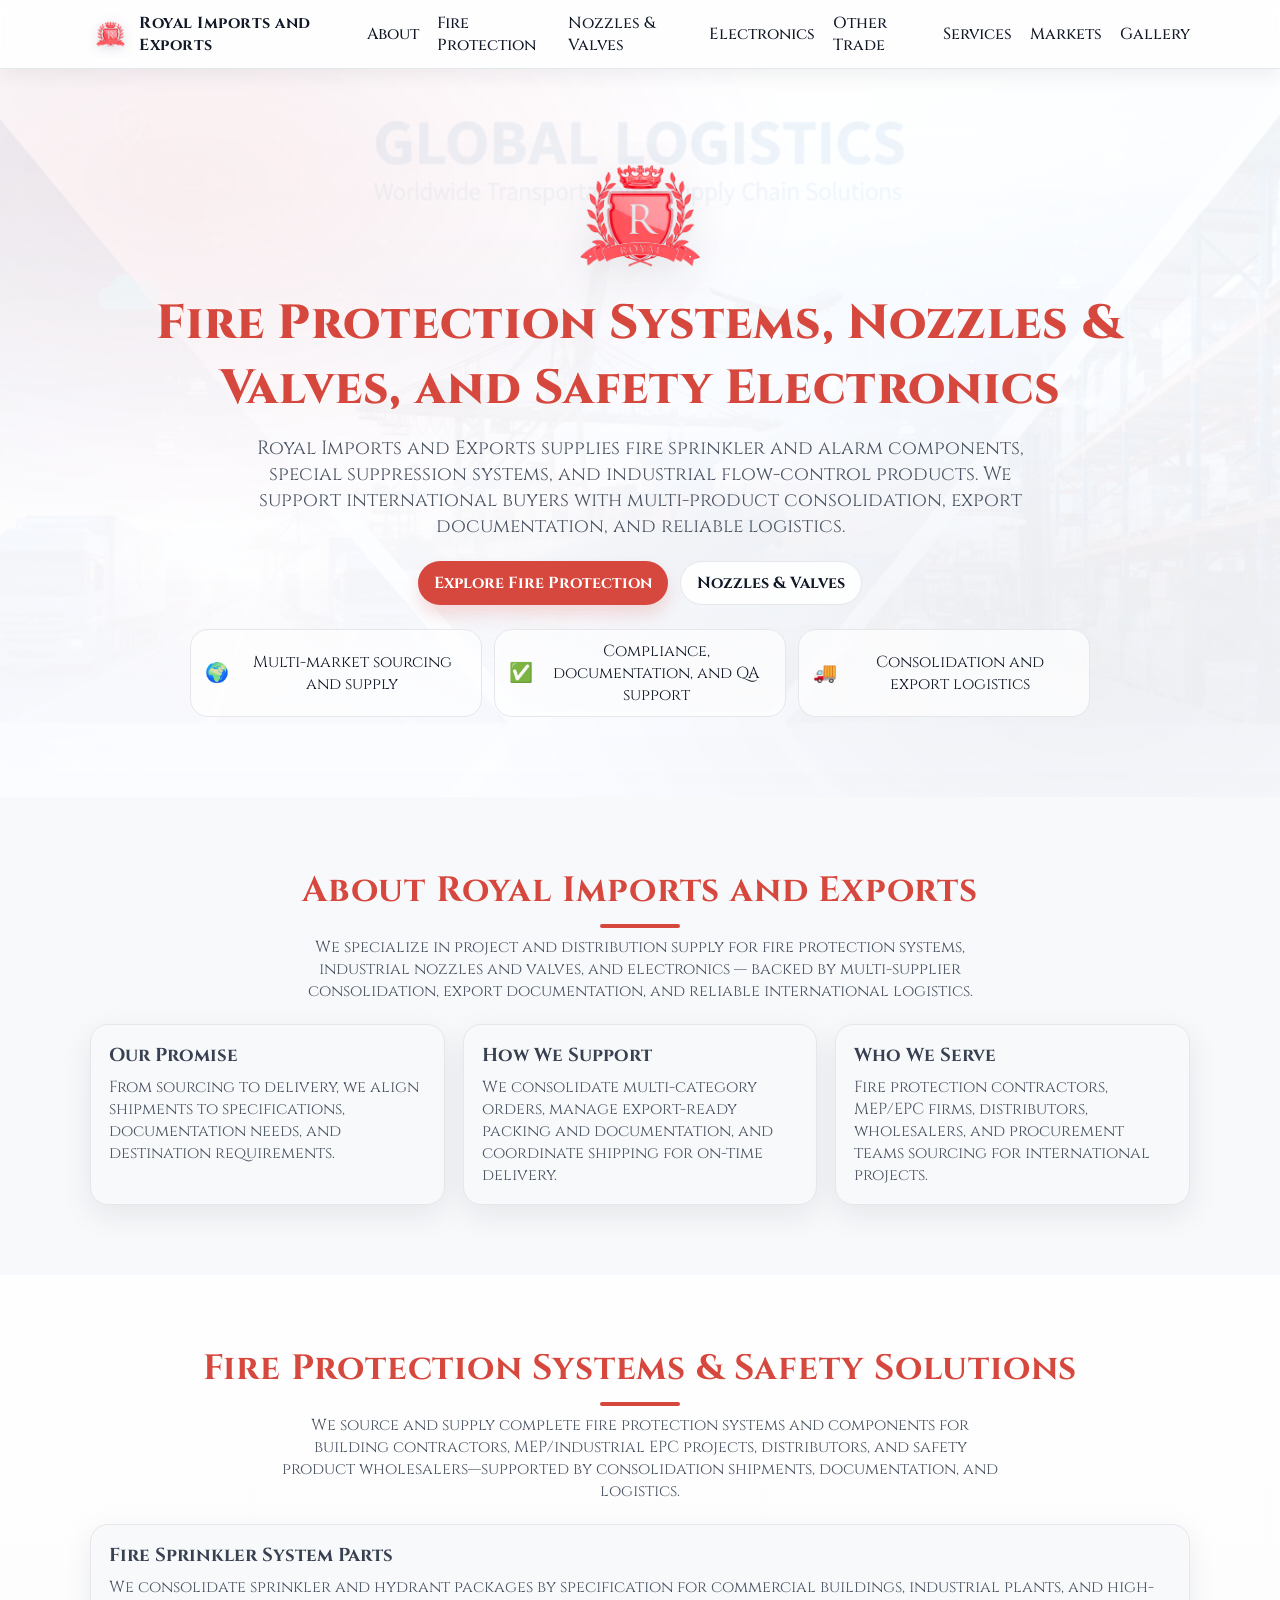
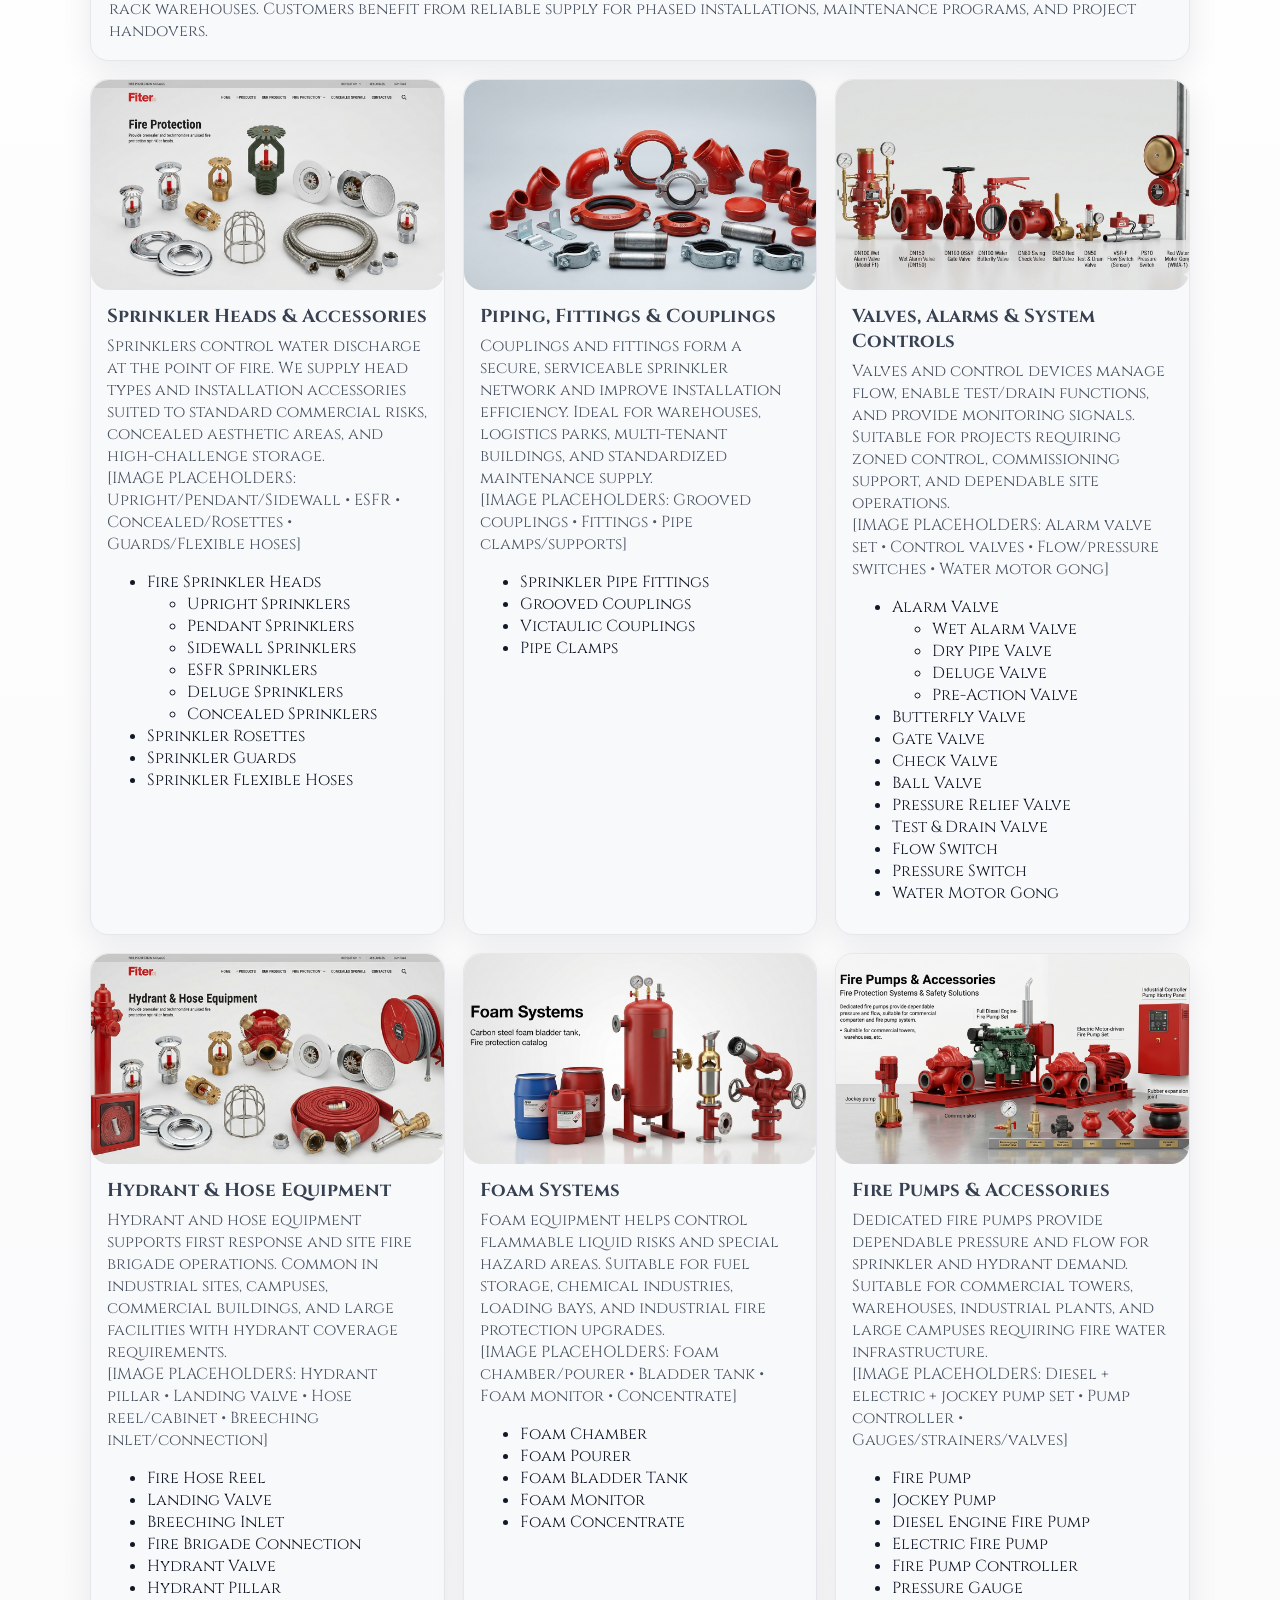
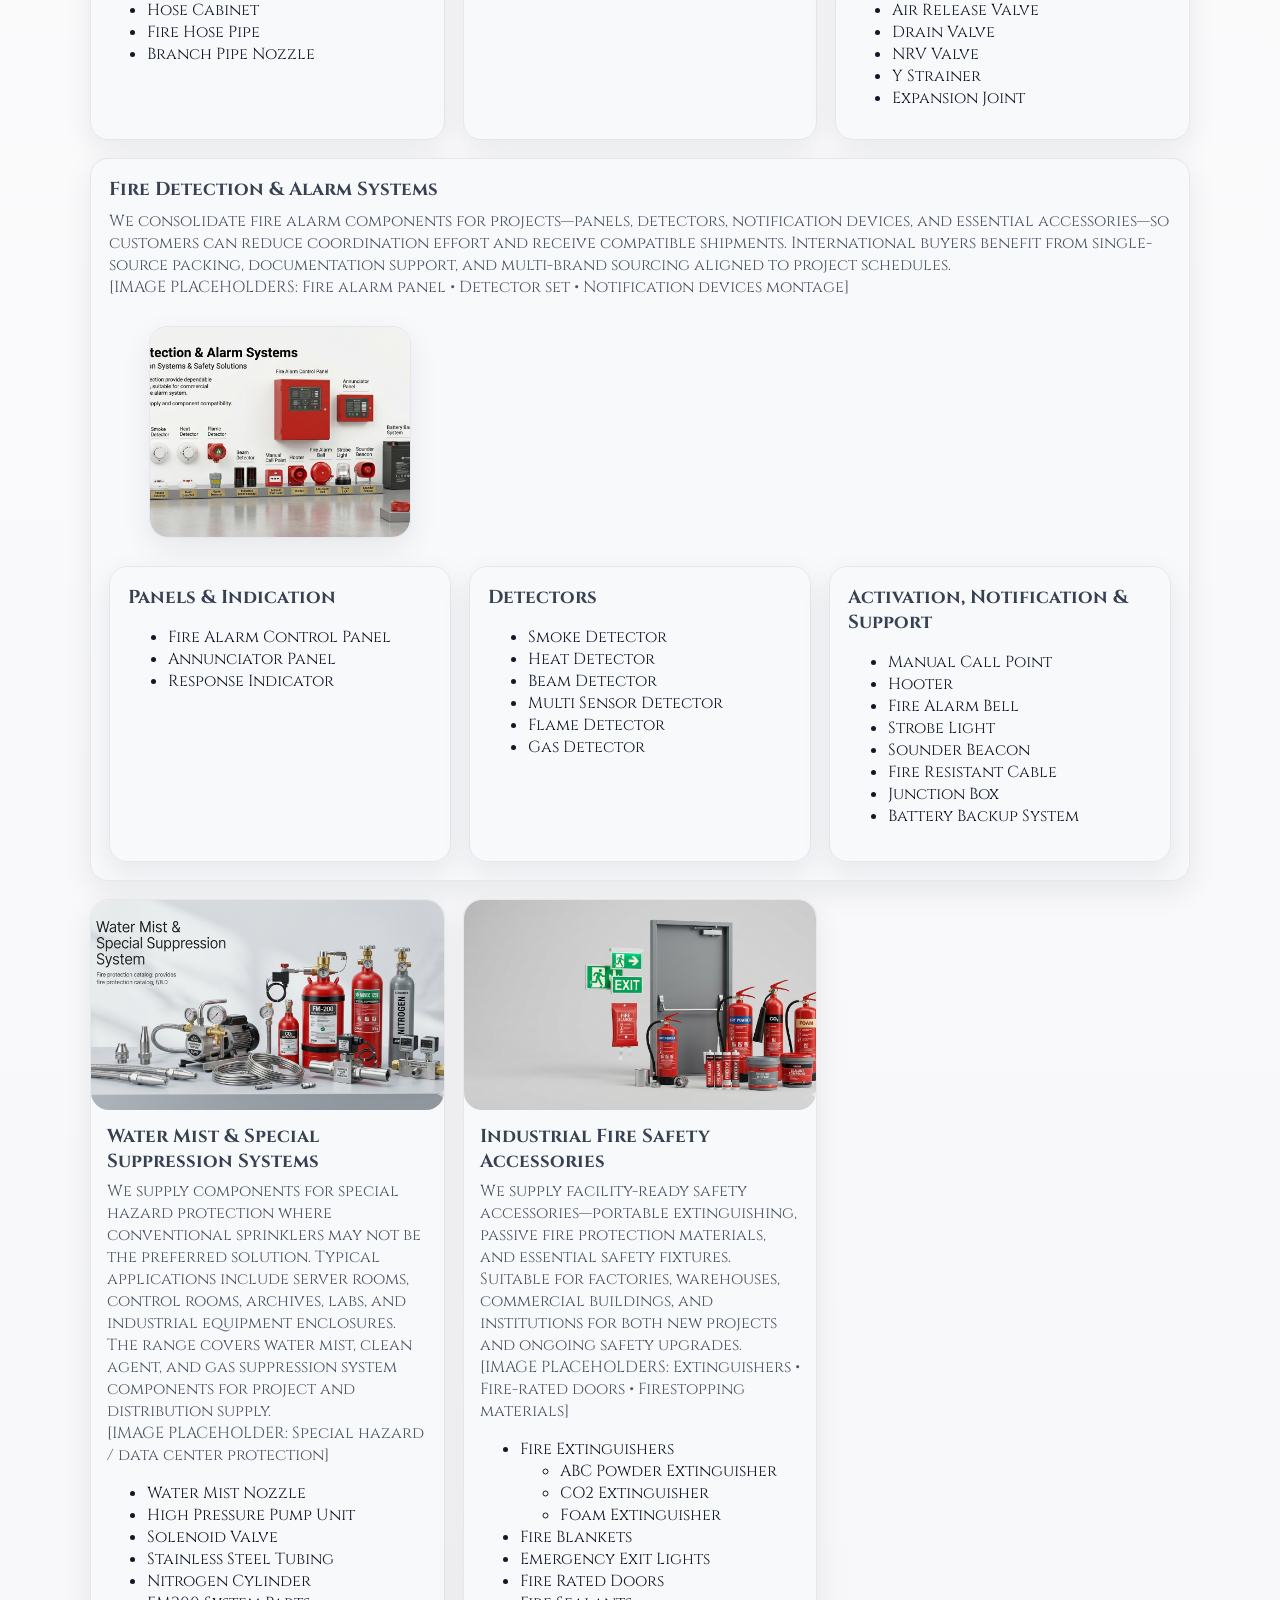
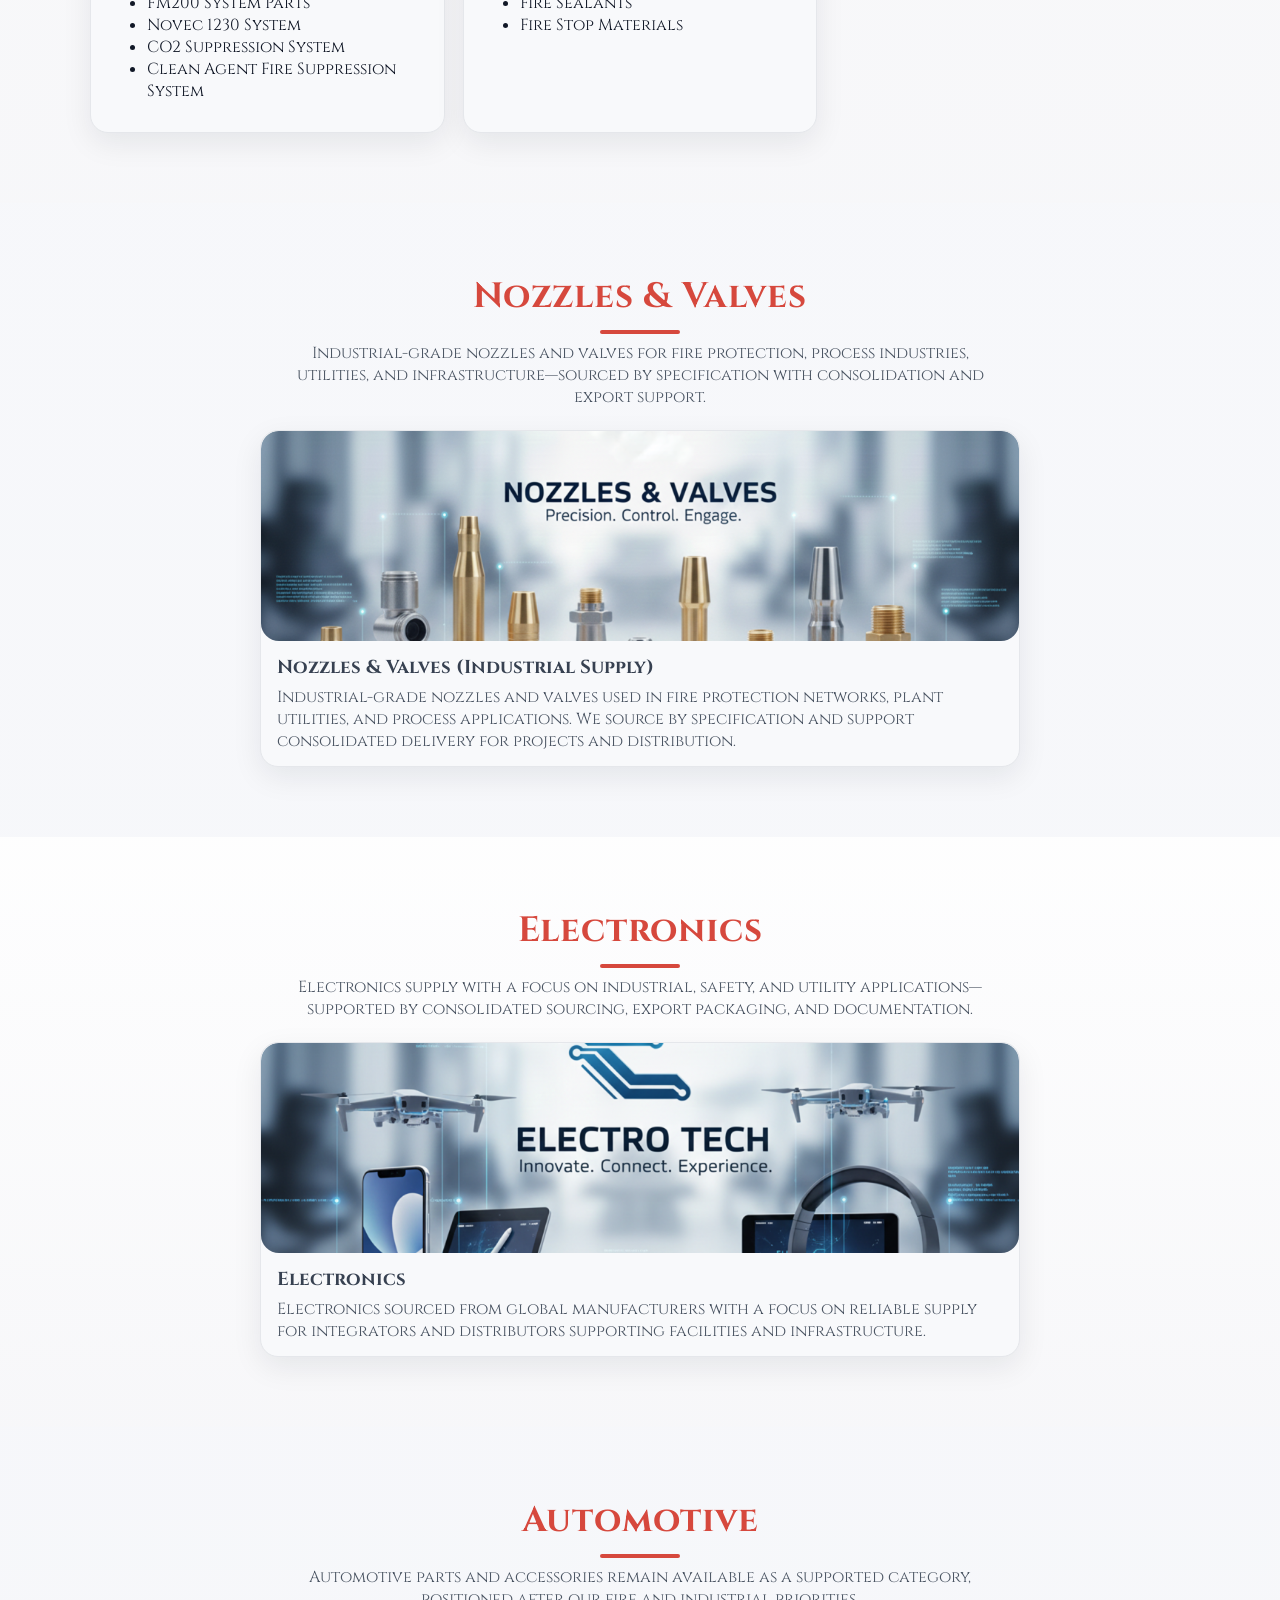
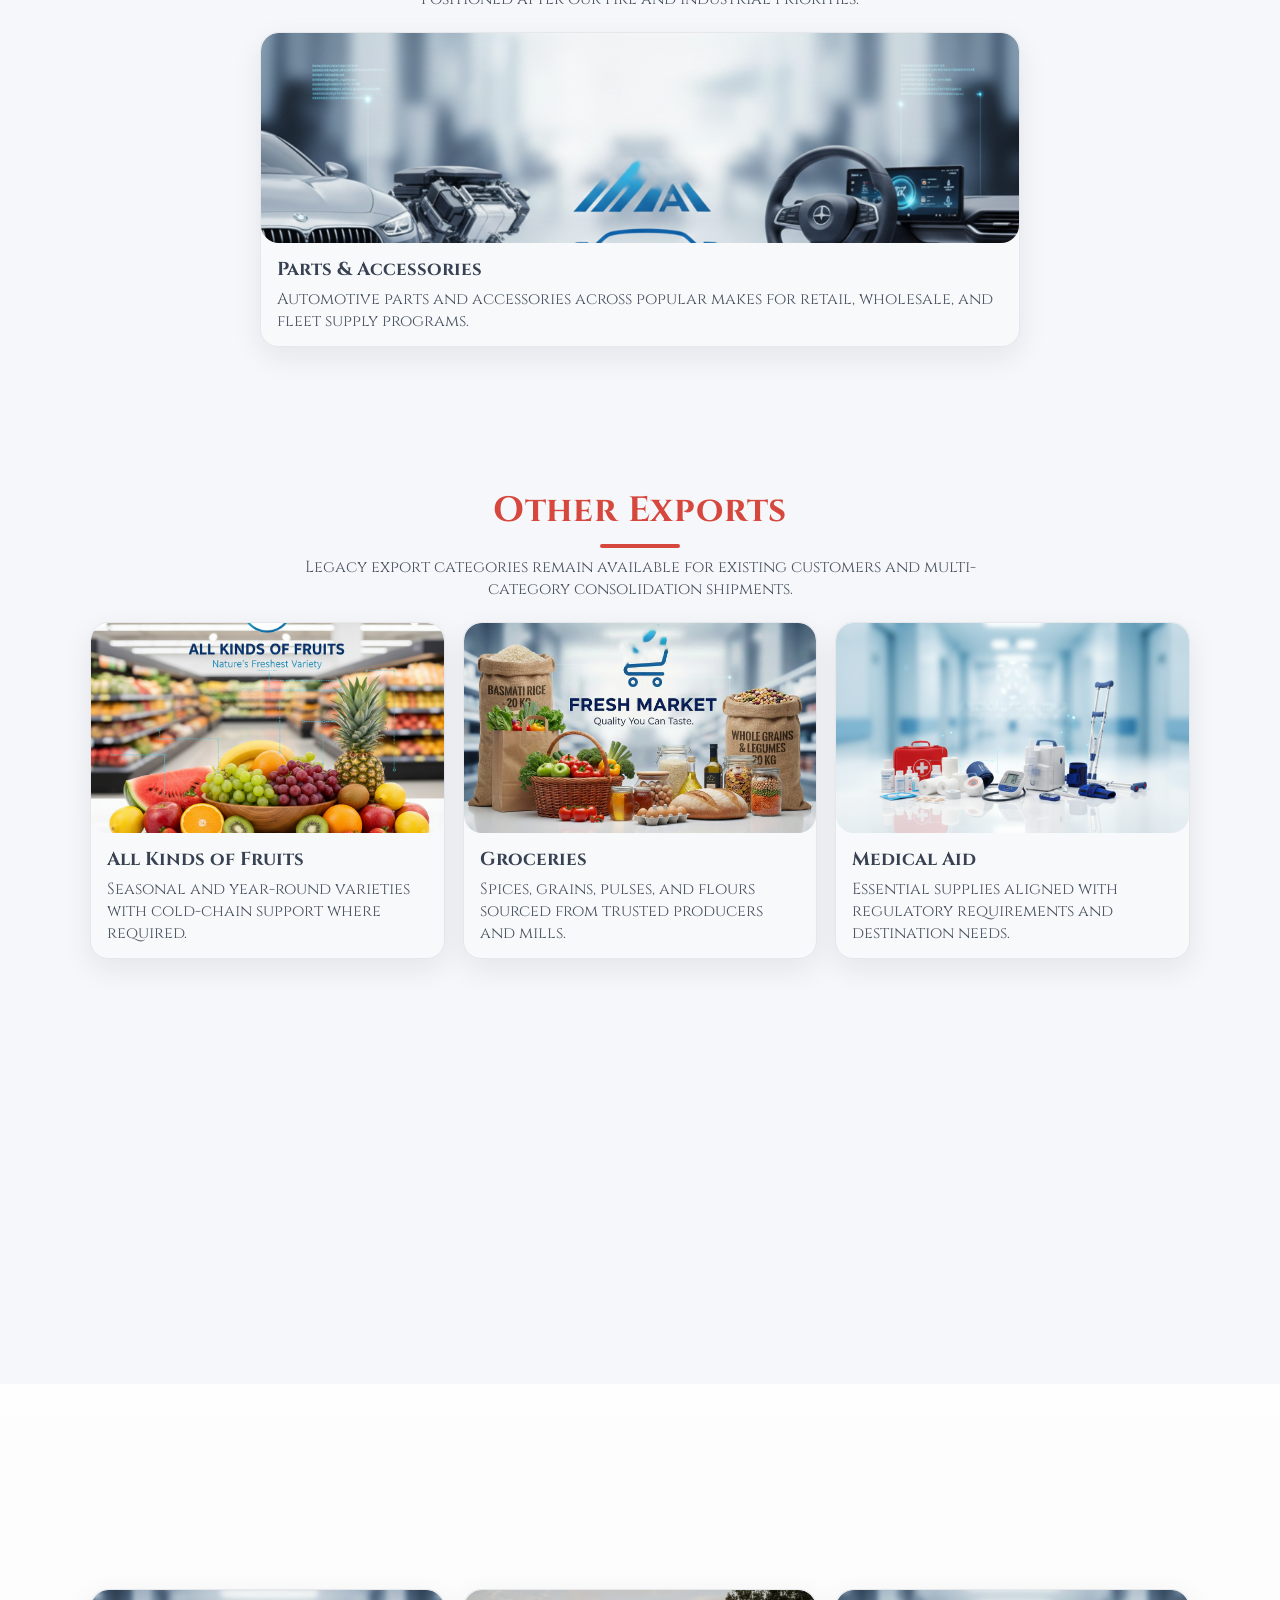
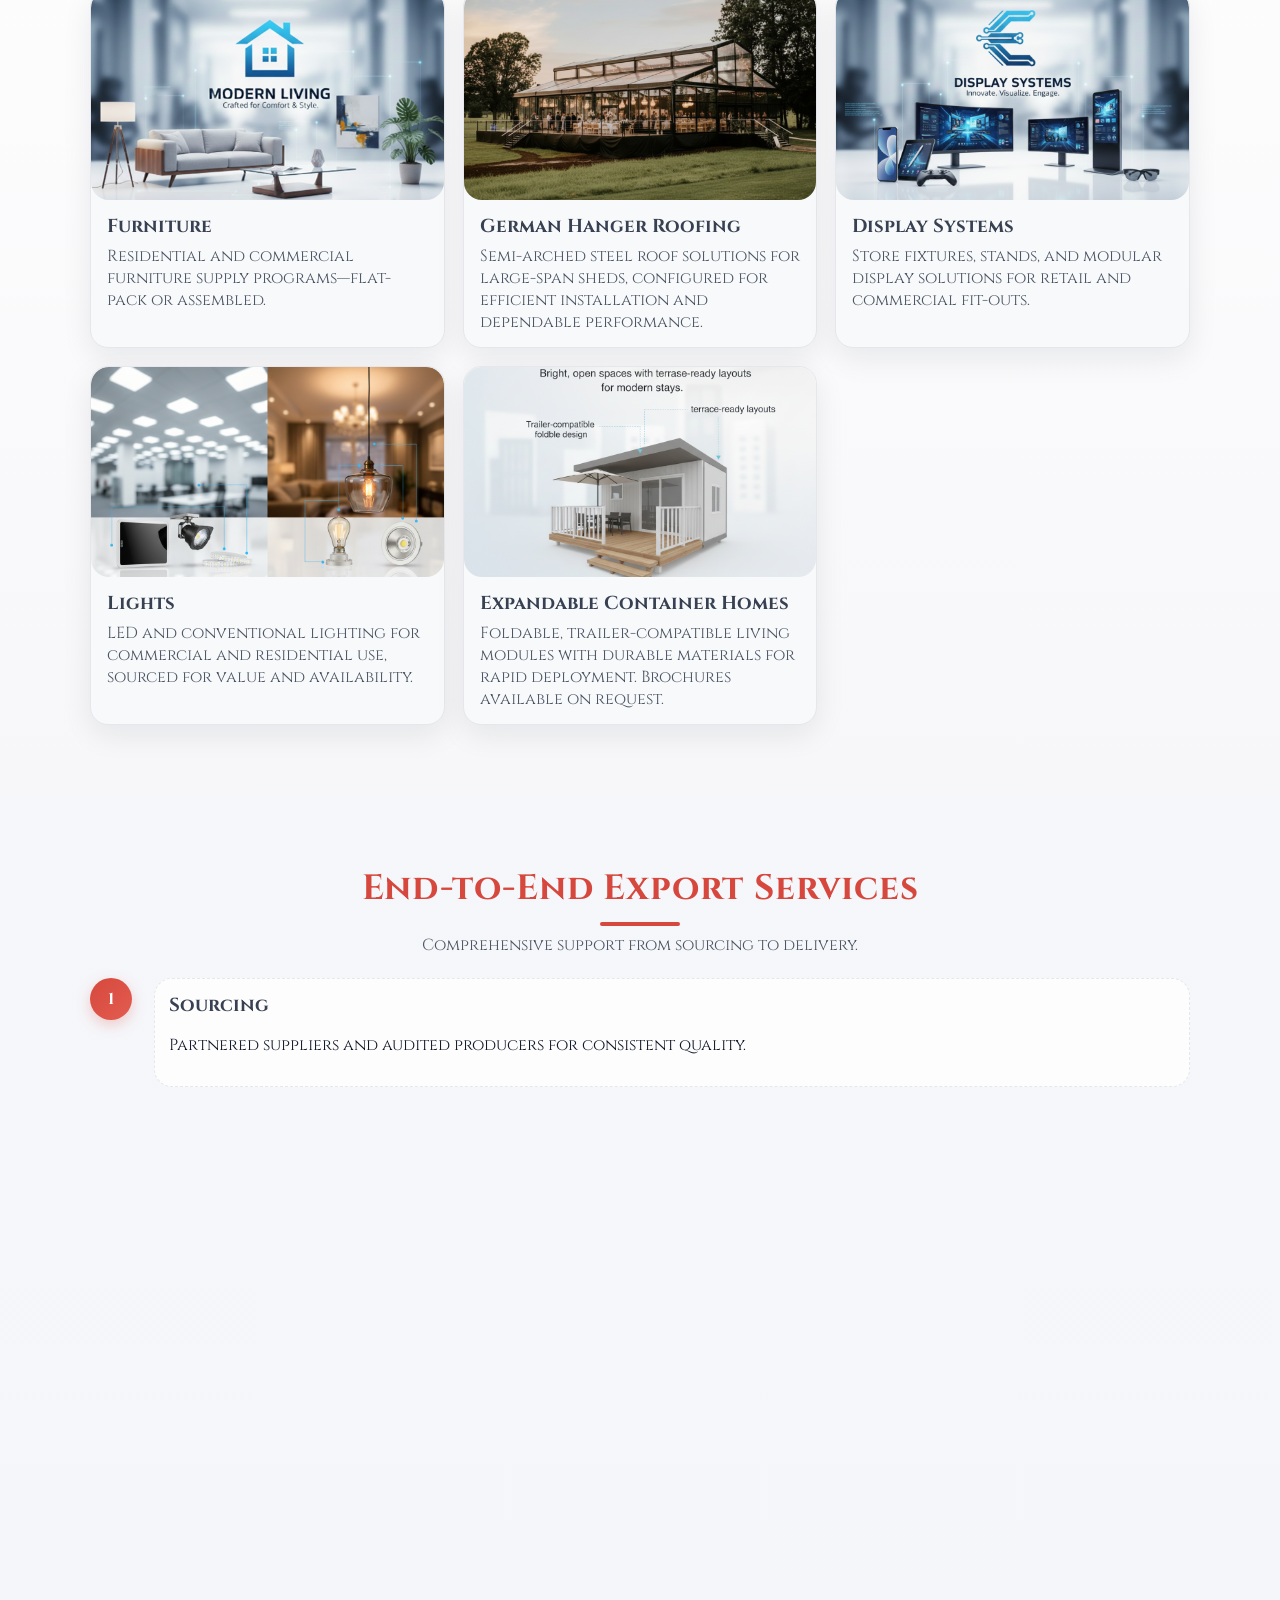
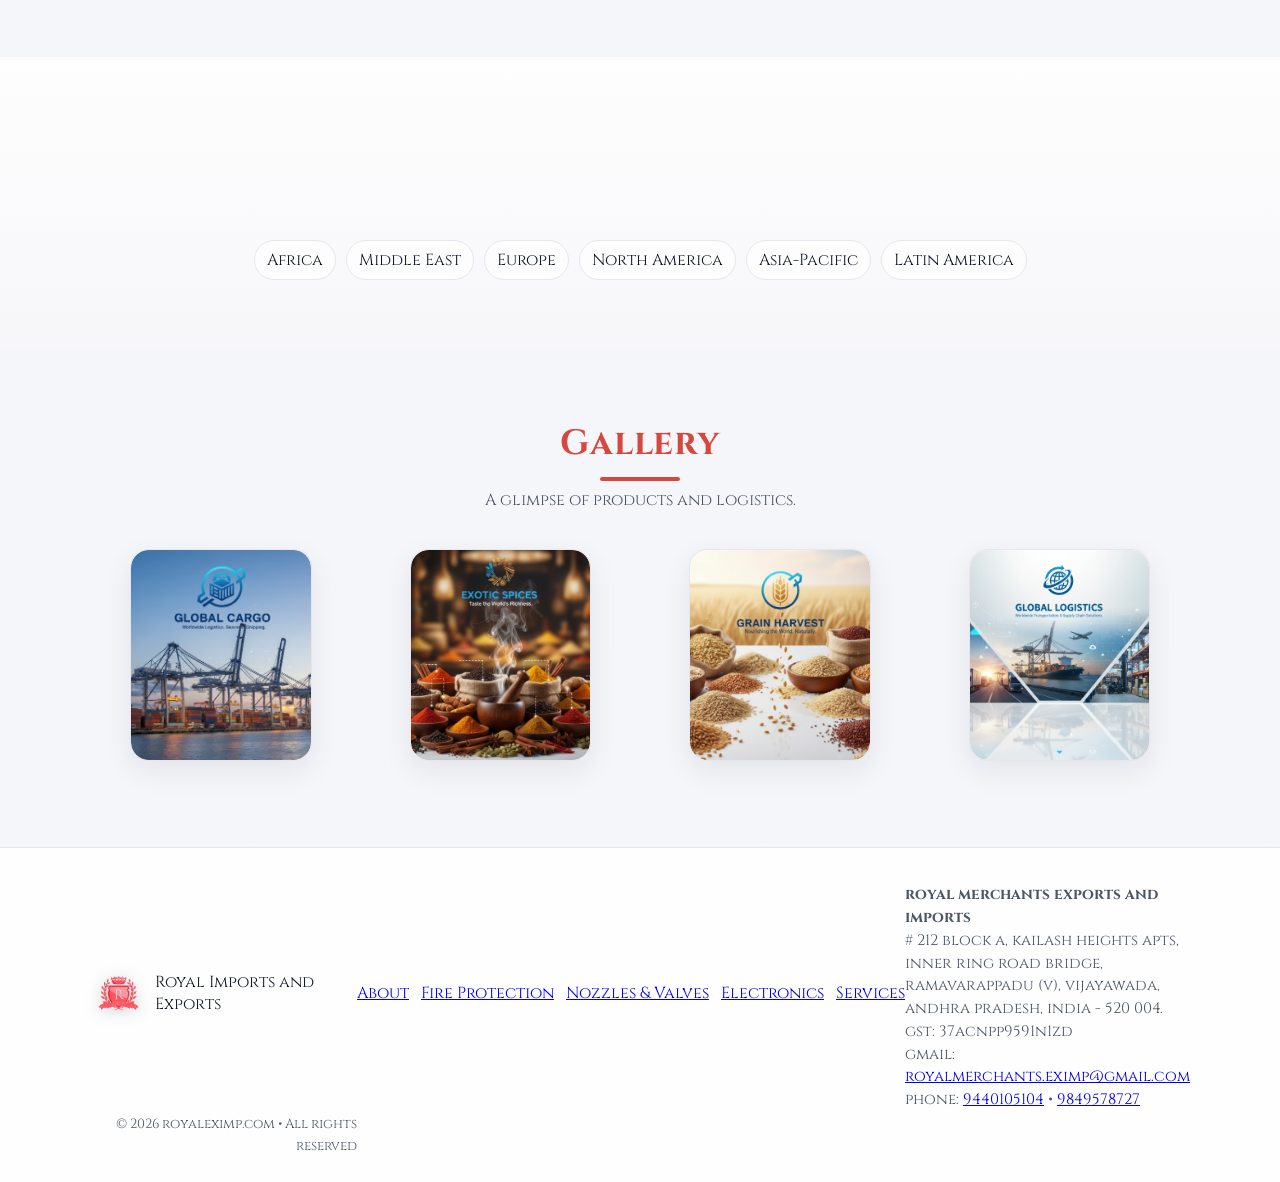
<file: index.html>
<!DOCTYPE html>
<html lang="en">
<head>
  <meta charset="UTF-8" />
  <meta name="viewport" content="width=device-width, initial-scale=1" />
  <title>Royal Imports and Exports | Global Exports & Imports Specialists</title>
  <meta name="description" content="Royal Imports and Exports sources and supplies fire protection systems, sprinkler and alarm components, industrial nozzles and valves, and electronics — with export logistics, documentation support, and multi-product consolidation." />
  <link rel="canonical" href="https://royaleximp.com" />

  <!-- Fonts -->
  <link rel="preconnect" href="https://fonts.googleapis.com" />
  <link rel="preconnect" href="https://fonts.gstatic.com" crossorigin />
  <link href="https://fonts.googleapis.com/css2?family=Cinzel:wght@400;600;700&display=swap" rel="stylesheet" />

  <link rel="stylesheet" href="styles.css" />
  <link rel="icon" href="data:image/svg+xml,%3Csvg xmlns='http://www.w3.org/2000/svg' viewBox='0 0 64 64'%3E%3Ctext y='52' x='6' font-size='52'%3E%F0%9F%91%91%3C/text%3E%3C/svg%3E" />
  <script type="application/ld+json">
  {
    "@context": "https://schema.org",
    "@type": "Organization",
    "name": "Royal Imports and Exports",
    "url": "https://royaleximp.com",
    "description": "Global sourcing and supply for fire protection systems, industrial nozzles and valves, and electronics, plus broad export/import capabilities across consumer and industrial categories."
  }
  </script>
</head>
<body>
  <header class="navbar">
    <div class="container nav-content">
  <a href="#hero" class="brand">
    <img src="assets/logo.svg" alt="Royal Imports and Exports crest logo" class="brand-logo" />
    <span class="brand-name">Royal Imports and Exports</span>
  </a>
      <button class="nav-toggle" aria-label="Toggle navigation" aria-expanded="false">☰</button>
      <nav class="nav-links">
        <a href="#about">About</a>
        <a href="#fire-protection">Fire Protection</a>
        <a href="#nozzles-valves">Nozzles & Valves</a>
        <a href="#electronics">Electronics</a>
        <details class="nav-dropdown">
          <summary>Other Trade</summary>
          <div class="nav-dropdown-menu">
            <a href="#automotive">Automotive</a>
            <a href="#other-exports">Other Exports</a>
            <a href="#other-imports">Other Imports</a>
            <a href="proposal/roofing.html" target="_blank" rel="noopener">Roofing</a>
            <a href="proposal/container-homes.html" target="_blank" rel="noopener">Container Homes</a>
          </div>
        </details>
        <a href="#services">Services</a>
        <a href="#markets">Markets</a>
        <a href="#gallery">Gallery</a>
      </nav>
    </div>
  </header>

  <section id="hero" class="hero">
    <div class="hero-bg" role="img" aria-label="Global sourcing and export logistics for fire protection and industrial supplies"></div>
    <div class="container hero-content">
      <div class="logo-lockup reveal">
        <img src="assets/logo.svg" alt="Royal Imports and Exports crest logo" class="logo-badge" />
      </div>
      <h1 class="headline reveal">Fire Protection Systems, Nozzles & Valves, and Safety Electronics</h1>
      <p class="subhead reveal">Royal Imports and Exports supplies fire sprinkler and alarm components, special suppression systems, and industrial flow-control products. We support international buyers with multi-product consolidation, export documentation, and reliable logistics.</p>
      <div class="hero-cta reveal">
        <a href="#fire-protection" class="btn btn-primary">Explore Fire Protection</a>
        <a href="#nozzles-valves" class="btn btn-secondary">Nozzles & Valves</a>
      </div>
      <div class="trust-points reveal">
        <div class="point">
          <span class="point-icon">🌍</span>
          <span class="point-text">Multi-market sourcing and supply</span>
        </div>
        <div class="point">
          <span class="point-icon">✅</span>
          <span class="point-text">Compliance, documentation, and QA support</span>
        </div>
        <div class="point">
          <span class="point-icon">🚚</span>
          <span class="point-text">Consolidation and export logistics</span>
        </div>
      </div>
    </div>
  </section>

  <section id="about" class="section">
    <div class="container">
      <div class="section-header reveal">
        <h2 class="section-title">About Royal Imports and Exports</h2>
        <p class="section-desc">We specialize in project and distribution supply for fire protection systems, industrial nozzles and valves, and electronics — backed by multi-supplier consolidation, export documentation, and reliable international logistics.</p>
      </div>
      <div class="about-grid">
        <div class="card reveal">
          <h3>Our Promise</h3>
          <p>From sourcing to delivery, we align shipments to specifications, documentation needs, and destination requirements.</p>
        </div>
        <div class="card reveal">
          <h3>How We Support</h3>
          <p>We consolidate multi-category orders, manage export-ready packing and documentation, and coordinate shipping for on-time delivery.</p>
        </div>
        <div class="card reveal">
          <h3>Who We Serve</h3>
          <p>Fire protection contractors, MEP/EPC firms, distributors, wholesalers, and procurement teams sourcing for international projects.</p>
        </div>
      </div>
    </div>
  </section>
  
  <section id="fire-protection" class="section alt">
    <div class="container">
      <div class="section-header reveal">
        <h2 class="section-title">Fire Protection Systems & Safety Solutions</h2>
        <p class="section-desc">We source and supply complete fire protection systems and components for building contractors, MEP/industrial EPC projects, distributors, and safety product wholesalers—supported by consolidation shipments, documentation, and logistics.</p>
      </div>

      <div class="card reveal">
        <h3>Fire Sprinkler System Parts</h3>
        <p>We consolidate sprinkler and hydrant packages by specification for commercial buildings, industrial plants, and high-rack warehouses. Customers benefit from reliable supply for phased installations, maintenance programs, and project handovers.</p>
      </div>

      <div class="grid cards-3" style="margin-top: 18px;">
        <article class="product-card reveal">
          <img src="assets/SprinkleHeadsAccessories.png" alt="Fire sprinkler heads and accessories" />
          <div class="product-info">
            <h3>Sprinkler Heads & Accessories</h3>
            <p>Sprinklers control water discharge at the point of fire. We supply head types and installation accessories suited to standard commercial risks, concealed aesthetic areas, and high-challenge storage.</p>
            <p>[IMAGE PLACEHOLDERS: Upright/Pendant/Sidewall • ESFR • Concealed/Rosettes • Guards/Flexible hoses]</p>
            <ul>
              <li>Fire Sprinkler Heads
                <ul>
                  <li>Upright Sprinklers</li>
                  <li>Pendant Sprinklers</li>
                  <li>Sidewall Sprinklers</li>
                  <li>ESFR Sprinklers</li>
                  <li>Deluge Sprinklers</li>
                  <li>Concealed Sprinklers</li>
                </ul>
              </li>
              <li>Sprinkler Rosettes</li>
              <li>Sprinkler Guards</li>
              <li>Sprinkler Flexible Hoses</li>
            </ul>
          </div>
        </article>

        <article class="product-card reveal">
          <img src="assets/PipingFittingsCouplings.png" alt="Sprinkler piping fittings and grooved couplings" />
          <div class="product-info">
            <h3>Piping, Fittings & Couplings</h3>
            <p>Couplings and fittings form a secure, serviceable sprinkler network and improve installation efficiency. Ideal for warehouses, logistics parks, multi-tenant buildings, and standardized maintenance supply.</p>
            <p>[IMAGE PLACEHOLDERS: Grooved couplings • Fittings • Pipe clamps/supports]</p>
            <ul>
              <li>Sprinkler Pipe Fittings</li>
              <li>Grooved Couplings</li>
              <li>Victaulic Couplings</li>
              <li>Pipe Clamps</li>
            </ul>
          </div>
        </article>

        <article class="product-card reveal">
          <img src="assets/valvesAlarmsAndSystemControls.png" alt="Fire system valves and controls" />
          <div class="product-info">
            <h3>Valves, Alarms & System Controls</h3>
            <p>Valves and control devices manage flow, enable test/drain functions, and provide monitoring signals. Suitable for projects requiring zoned control, commissioning support, and dependable site operations.</p>
            <p>[IMAGE PLACEHOLDERS: Alarm valve set • Control valves • Flow/pressure switches • Water motor gong]</p>
            <ul>
              <li>Alarm Valve
                <ul>
                  <li>Wet Alarm Valve</li>
                  <li>Dry Pipe Valve</li>
                  <li>Deluge Valve</li>
                  <li>Pre-Action Valve</li>
                </ul>
              </li>
              <li>Butterfly Valve</li>
              <li>Gate Valve</li>
              <li>Check Valve</li>
              <li>Ball Valve</li>
              <li>Pressure Relief Valve</li>
              <li>Test &amp; Drain Valve</li>
              <li>Flow Switch</li>
              <li>Pressure Switch</li>
              <li>Water Motor Gong</li>
            </ul>
          </div>
        </article>
      </div>

      <div class="grid cards-3" style="margin-top: 18px;">
        <article class="product-card reveal">
          <img src="assets/HydrantAndHoseEquipment.png" alt="Hydrant and hose equipment" />
          <div class="product-info">
            <h3>Hydrant & Hose Equipment</h3>
            <p>Hydrant and hose equipment supports first response and site fire brigade operations. Common in industrial sites, campuses, commercial buildings, and large facilities with hydrant coverage requirements.</p>
            <p>[IMAGE PLACEHOLDERS: Hydrant pillar • Landing valve • Hose reel/cabinet • Breeching inlet/connection]</p>
            <ul>
              <li>Fire Hose Reel</li>
              <li>Landing Valve</li>
              <li>Breeching Inlet</li>
              <li>Fire Brigade Connection</li>
              <li>Hydrant Valve</li>
              <li>Hydrant Pillar</li>
              <li>Hose Cabinet</li>
              <li>Fire Hose Pipe</li>
              <li>Branch Pipe Nozzle</li>
            </ul>
          </div>
        </article>

        <article class="product-card reveal">
          <img src="assets/FoamSystems.png" alt="Foam system components" />
          <div class="product-info">
            <h3>Foam Systems</h3>
            <p>Foam equipment helps control flammable liquid risks and special hazard areas. Suitable for fuel storage, chemical industries, loading bays, and industrial fire protection upgrades.</p>
            <p>[IMAGE PLACEHOLDERS: Foam chamber/pourer • Bladder tank • Foam monitor • Concentrate]</p>
            <ul>
              <li>Foam Chamber</li>
              <li>Foam Pourer</li>
              <li>Foam Bladder Tank</li>
              <li>Foam Monitor</li>
              <li>Foam Concentrate</li>
            </ul>
          </div>
        </article>

        <article class="product-card reveal">
          <img src="assets/FirePumpsAndAccessories.png" alt="Fire pump set and accessories" />
          <div class="product-info">
            <h3>Fire Pumps & Accessories</h3>
            <p>Dedicated fire pumps provide dependable pressure and flow for sprinkler and hydrant demand. Suitable for commercial towers, warehouses, industrial plants, and large campuses requiring fire water infrastructure.</p>
            <p>[IMAGE PLACEHOLDERS: Diesel + electric + jockey pump set • Pump controller • Gauges/strainers/valves]</p>
            <ul>
              <li>Fire Pump</li>
              <li>Jockey Pump</li>
              <li>Diesel Engine Fire Pump</li>
              <li>Electric Fire Pump</li>
              <li>Fire Pump Controller</li>
              <li>Pressure Gauge</li>
              <li>Air Release Valve</li>
              <li>Drain Valve</li>
              <li>NRV Valve</li>
              <li>Y Strainer</li>
              <li>Expansion Joint</li>
            </ul>
          </div>
        </article>
      </div>

      <div class="card reveal" style="margin-top: 18px;">
        <h3>Fire Detection &amp; Alarm Systems</h3>
        <p>We consolidate fire alarm components for projects—panels, detectors, notification devices, and essential accessories—so customers can reduce coordination effort and receive compatible shipments. International buyers benefit from single-source packing, documentation support, and multi-brand sourcing aligned to project schedules.</p>
        <p>[IMAGE PLACEHOLDERS: Fire alarm panel • Detector set • Notification devices montage]</p>
        <div class="grid cards-3" style="margin-top: 12px;">
          <figure class="gallery-card">
            <img src="assets/FireDetectionAlarmSystems.png" alt="Fire alarm panel and detectors" />
          </figure>
        </div>
        <div class="grid cards-3" style="margin-top: 12px;">
          <div class="card">
            <h3>Panels &amp; Indication</h3>
            <ul>
              <li>Fire Alarm Control Panel</li>
              <li>Annunciator Panel</li>
              <li>Response Indicator</li>
            </ul>
          </div>
          <div class="card">
            <h3>Detectors</h3>
            <ul>
              <li>Smoke Detector</li>
              <li>Heat Detector</li>
              <li>Beam Detector</li>
              <li>Multi Sensor Detector</li>
              <li>Flame Detector</li>
              <li>Gas Detector</li>
            </ul>
          </div>
          <div class="card">
            <h3>Activation, Notification &amp; Support</h3>
            <ul>
              <li>Manual Call Point</li>
              <li>Hooter</li>
              <li>Fire Alarm Bell</li>
              <li>Strobe Light</li>
              <li>Sounder Beacon</li>
              <li>Fire Resistant Cable</li>
              <li>Junction Box</li>
              <li>Battery Backup System</li>
            </ul>
          </div>
        </div>
      </div>

      <div class="grid cards-3" style="margin-top: 18px;">
        <article class="product-card reveal">
          <img src="assets/WaterMistSpecialSuppressionSystems.png" alt="Special suppression systems for data centers and hazards" />
          <div class="product-info">
            <h3>Water Mist &amp; Special Suppression Systems</h3>
            <p>We supply components for special hazard protection where conventional sprinklers may not be the preferred solution. Typical applications include server rooms, control rooms, archives, labs, and industrial equipment enclosures. The range covers water mist, clean agent, and gas suppression system components for project and distribution supply.</p>
            <p>[IMAGE PLACEHOLDER: Special hazard / data center protection]</p>
            <ul>
              <li>Water Mist Nozzle</li>
              <li>High Pressure Pump Unit</li>
              <li>Solenoid Valve</li>
              <li>Stainless Steel Tubing</li>
              <li>Nitrogen Cylinder</li>
              <li>FM200 System Parts</li>
              <li>Novec 1230 System</li>
              <li>CO2 Suppression System</li>
              <li>Clean Agent Fire Suppression System</li>
            </ul>
          </div>
        </article>

        <article class="product-card reveal">
          <img src="assets/IndustrialFireSafetyAccessories.png" alt="Industrial fire safety accessories" />
          <div class="product-info">
            <h3>Industrial Fire Safety Accessories</h3>
            <p>We supply facility-ready safety accessories—portable extinguishing, passive fire protection materials, and essential safety fixtures. Suitable for factories, warehouses, commercial buildings, and institutions for both new projects and ongoing safety upgrades.</p>
            <p>[IMAGE PLACEHOLDERS: Extinguishers • Fire-rated doors • Firestopping materials]</p>
            <ul>
              <li>Fire Extinguishers
                <ul>
                  <li>ABC Powder Extinguisher</li>
                  <li>CO2 Extinguisher</li>
                  <li>Foam Extinguisher</li>
                </ul>
              </li>
              <li>Fire Blankets</li>
              <li>Emergency Exit Lights</li>
              <li>Fire Rated Doors</li>
              <li>Fire Sealants</li>
              <li>Fire Stop Materials</li>
            </ul>
          </div>
        </article>
      </div>
    </div>
  </section>

  <section id="nozzles-valves" class="section">
    <div class="container">
      <div class="section-header reveal">
        <h2 class="section-title">Nozzles &amp; Valves</h2>
        <p class="section-desc">Industrial-grade nozzles and valves for fire protection, process industries, utilities, and infrastructure—sourced by specification with consolidation and export support.</p>
      </div>

      <div class="grid cards-1">
        <article class="product-card reveal">
          <img src="assets/icon-valves.svg" alt="Nozzles and valves" />
          <div class="product-info">
            <h3>Nozzles &amp; Valves (Industrial Supply)</h3>
            <p>Industrial-grade nozzles and valves used in fire protection networks, plant utilities, and process applications. We source by specification and support consolidated delivery for projects and distribution.</p>
          </div>
        </article>
      </div>
    </div>
  </section>

  <section id="electronics" class="section alt">
    <div class="container">
      <div class="section-header reveal">
        <h2 class="section-title">Electronics</h2>
        <p class="section-desc">Electronics supply with a focus on industrial, safety, and utility applications—supported by consolidated sourcing, export packaging, and documentation.</p>
      </div>
      <div class="grid cards-1">
        <article class="product-card reveal">
          <img src="assets/icon-electronics.svg" alt="Electronics" />
          <div class="product-info">
            <h3>Electronics</h3>
            <p>Electronics sourced from global manufacturers with a focus on reliable supply for integrators and distributors supporting facilities and infrastructure.</p>
          </div>
        </article>
      </div>
    </div>
  </section>

  <section id="automotive" class="section">
    <div class="container">
      <div class="section-header reveal">
        <h2 class="section-title">Automotive</h2>
        <p class="section-desc">Automotive parts and accessories remain available as a supported category, positioned after our fire and industrial priorities.</p>
      </div>
      <div class="grid cards-1">
        <article class="product-card reveal">
          <img src="assets/icon-automotive.svg" alt="Automotive parts" />
          <div class="product-info">
            <h3>Parts &amp; Accessories</h3>
            <p>Automotive parts and accessories across popular makes for retail, wholesale, and fleet supply programs.</p>
          </div>
        </article>
      </div>
    </div>
  </section>

  <section id="other-exports" class="section">
    <div class="container">
      <div class="section-header reveal">
        <h2 class="section-title">Other Exports</h2>
        <p class="section-desc">Legacy export categories remain available for existing customers and multi-category consolidation shipments.</p>
      </div>
      <div class="grid cards-3">
        <article class="product-card reveal">
          <img src="assets/icon-fruits.svg" alt="All kinds of fruits" />
          <div class="product-info">
            <h3>All Kinds of Fruits</h3>
            <p>Seasonal and year-round varieties with cold-chain support where required.</p>
          </div>
        </article>
        <article class="product-card reveal">
          <img src="assets/icon-groceries.svg" alt="Groceries: spices, grains, pulses, flours" />
          <div class="product-info">
            <h3>Groceries</h3>
            <p>Spices, grains, pulses, and flours sourced from trusted producers and mills.</p>
          </div>
        </article>
        <article class="product-card reveal">
          <img src="assets/icon-medical-aid.svg" alt="Medical Aid" />
          <div class="product-info">
            <h3>Medical Aid</h3>
            <p>Essential supplies aligned with regulatory requirements and destination needs.</p>
          </div>
        </article>
        <article class="product-card reveal">
          <img src="assets/icon-garments.svg" alt="Garments" />
          <div class="product-info">
            <h3>Garments</h3>
            <p>Ready-made apparel and textiles tailored to buyer specifications and quality expectations.</p>
          </div>
        </article>
      </div>
    </div>
  </section>

  <section id="other-imports" class="section alt">
    <div class="container">
      <div class="section-header reveal">
        <h2 class="section-title">Other Imports</h2>
        <p class="section-desc">Additional import categories remain available and can be combined into consolidated shipments when required.</p>
      </div>

      <div class="grid cards-3">
        <article class="product-card reveal">
          <img src="assets/icon-furniture.svg" alt="Furniture" />
          <div class="product-info">
            <h3>Furniture</h3>
            <p>Residential and commercial furniture supply programs—flat-pack or assembled.</p>
          </div>
        </article>
        <article class="product-card reveal">
          <img src="assets/icon-hangers.svg" alt="German Hanger Roofing" />
          <div class="product-info">
            <h3>German Hanger Roofing</h3>
            <p>Semi-arched steel roof solutions for large-span sheds, configured for efficient installation and dependable performance.</p>
          </div>
        </article>
        <article class="product-card reveal">
          <img src="assets/icon-display-systems.svg" alt="Display Systems" />
          <div class="product-info">
            <h3>Display Systems</h3>
            <p>Store fixtures, stands, and modular display solutions for retail and commercial fit-outs.</p>
          </div>
        </article>
        <article class="product-card reveal">
          <img src="assets/icon-lights.svg" alt="Lights" />
          <div class="product-info">
            <h3>Lights</h3>
            <p>LED and conventional lighting for commercial and residential use, sourced for value and availability.</p>
          </div>
        </article>
        <article class="product-card reveal">
          <img src="assets/ch-lifestyle.svg" alt="Container homes and modular living solutions" />
          <div class="product-info">
            <h3>Expandable Container Homes</h3>
            <p>Foldable, trailer-compatible living modules with durable materials for rapid deployment. Brochures available on request.</p>
          </div>
        </article>
      </div>
    </div>
  </section>

  <section id="services" class="section">
    <div class="container">
      <div class="section-header reveal">
        <h2 class="section-title">End-to-End Export Services</h2>
        <p class="section-desc">Comprehensive support from sourcing to delivery.</p>
      </div>

      <div class="timeline">
        <div class="timeline-item reveal">
          <div class="timeline-marker">1</div>
          <div class="timeline-content">
            <h3>Sourcing</h3>
            <p>Partnered suppliers and audited producers for consistent quality.</p>
          </div>
        </div>

        <div class="timeline-item reveal">
          <div class="timeline-marker">2</div>
          <div class="timeline-content">
            <h3>Quality Assurance</h3>
            <p>Batch checks, packaging integrity, and compliance with destination requirements.</p>
          </div>
        </div>

        <div class="timeline-item reveal">
          <div class="timeline-marker">3</div>
          <div class="timeline-content">
            <h3>Packaging & Labeling</h3>
            <p>Private label, multi-language labeling, and export-grade materials.</p>
          </div>
        </div>

        <div class="timeline-item reveal">
          <div class="timeline-marker">4</div>
          <div class="timeline-content">
            <h3>Logistics & Shipping</h3>
            <p>Container booking, consolidation, cold chain, and route optimization.</p>
          </div>
        </div>

        <div class="timeline-item reveal">
          <div class="timeline-marker">5</div>
          <div class="timeline-content">
            <h3>Customs & Compliance</h3>
            <p>Documentation, certifications, and regulatory alignment.</p>
          </div>
        </div>
      </div>
    </div>
  </section>

  <section id="markets" class="section alt">
    <div class="container">
      <div class="section-header reveal">
        <h2 class="section-title">Markets Served</h2>
        <p class="section-desc">We work with partners across diverse regions.</p>
      </div>

      <div class="badges reveal">
        <span class="badge">Africa</span>
        <span class="badge">Middle East</span>
        <span class="badge">Europe</span>
        <span class="badge">North America</span>
        <span class="badge">Asia-Pacific</span>
        <span class="badge">Latin America</span>
      </div>
    </div>
  </section>

  <section id="gallery" class="section">
    <div class="container">
      <div class="section-header reveal">
        <h2 class="section-title">Gallery</h2>
        <p class="section-desc">A glimpse of products and logistics.</p>
      </div>

      <div class="grid cards-4">
        <figure class="gallery-card reveal">
          <img src="assets/gallery-containers.svg" alt="Containers at port" />
        </figure>
        <figure class="gallery-card reveal">
          <img src="assets/gallery-spices.svg" alt="Spices" />
        </figure>
        <figure class="gallery-card reveal">
          <img src="assets/gallery-grains.svg" alt="Grains" />
        </figure>
        <figure class="gallery-card reveal">
          <img src="assets/gallery-logistics.svg" alt="Logistics" />
        </figure>
      </div>
    </div>
  </section>

  

  <footer class="footer">
    <div class="container footer-content">
      <div class="footer-brand">
        <img src="assets/logo.svg" alt="Royal Imports and Exports logo" class="brand-logo" />
        <span class="brand-name">Royal Imports and Exports</span>
      </div>
      <div class="footer-links">
        <a href="#about">About</a>
        <a href="#fire-protection">Fire Protection</a>
        <a href="#nozzles-valves">Nozzles &amp; Valves</a>
        <a href="#electronics">Electronics</a>
        <a href="#services">Services</a>
      </div>
      <div class="footer-contact">
        <address>
          <strong>royal merchants exports and imports</strong><br />
          # 212 block a, kailash heights apts,<br />
          inner ring road bridge,<br />
          ramavarappadu (v), vijayawada, andhra pradesh, india - 520 004.<br />
          gst: 37acnpp9591n1zd<br />
          gmail: <a href="mailto:royalmerchants.eximp@gmail.com">royalmerchants.eximp@gmail.com</a><br />
          phone: <a href="tel:+919440105104">9440105104</a> • <a href="tel:+919849578727">9849578727</a>
        </address>
      </div>
      <div class="footer-copy">
        <small>© <span id="year"></span> royaleximp.com • All rights reserved</small>
      </div>
    </div>
  </footer>

  <script src="script.js"></script>
</body>
</html>
</file>
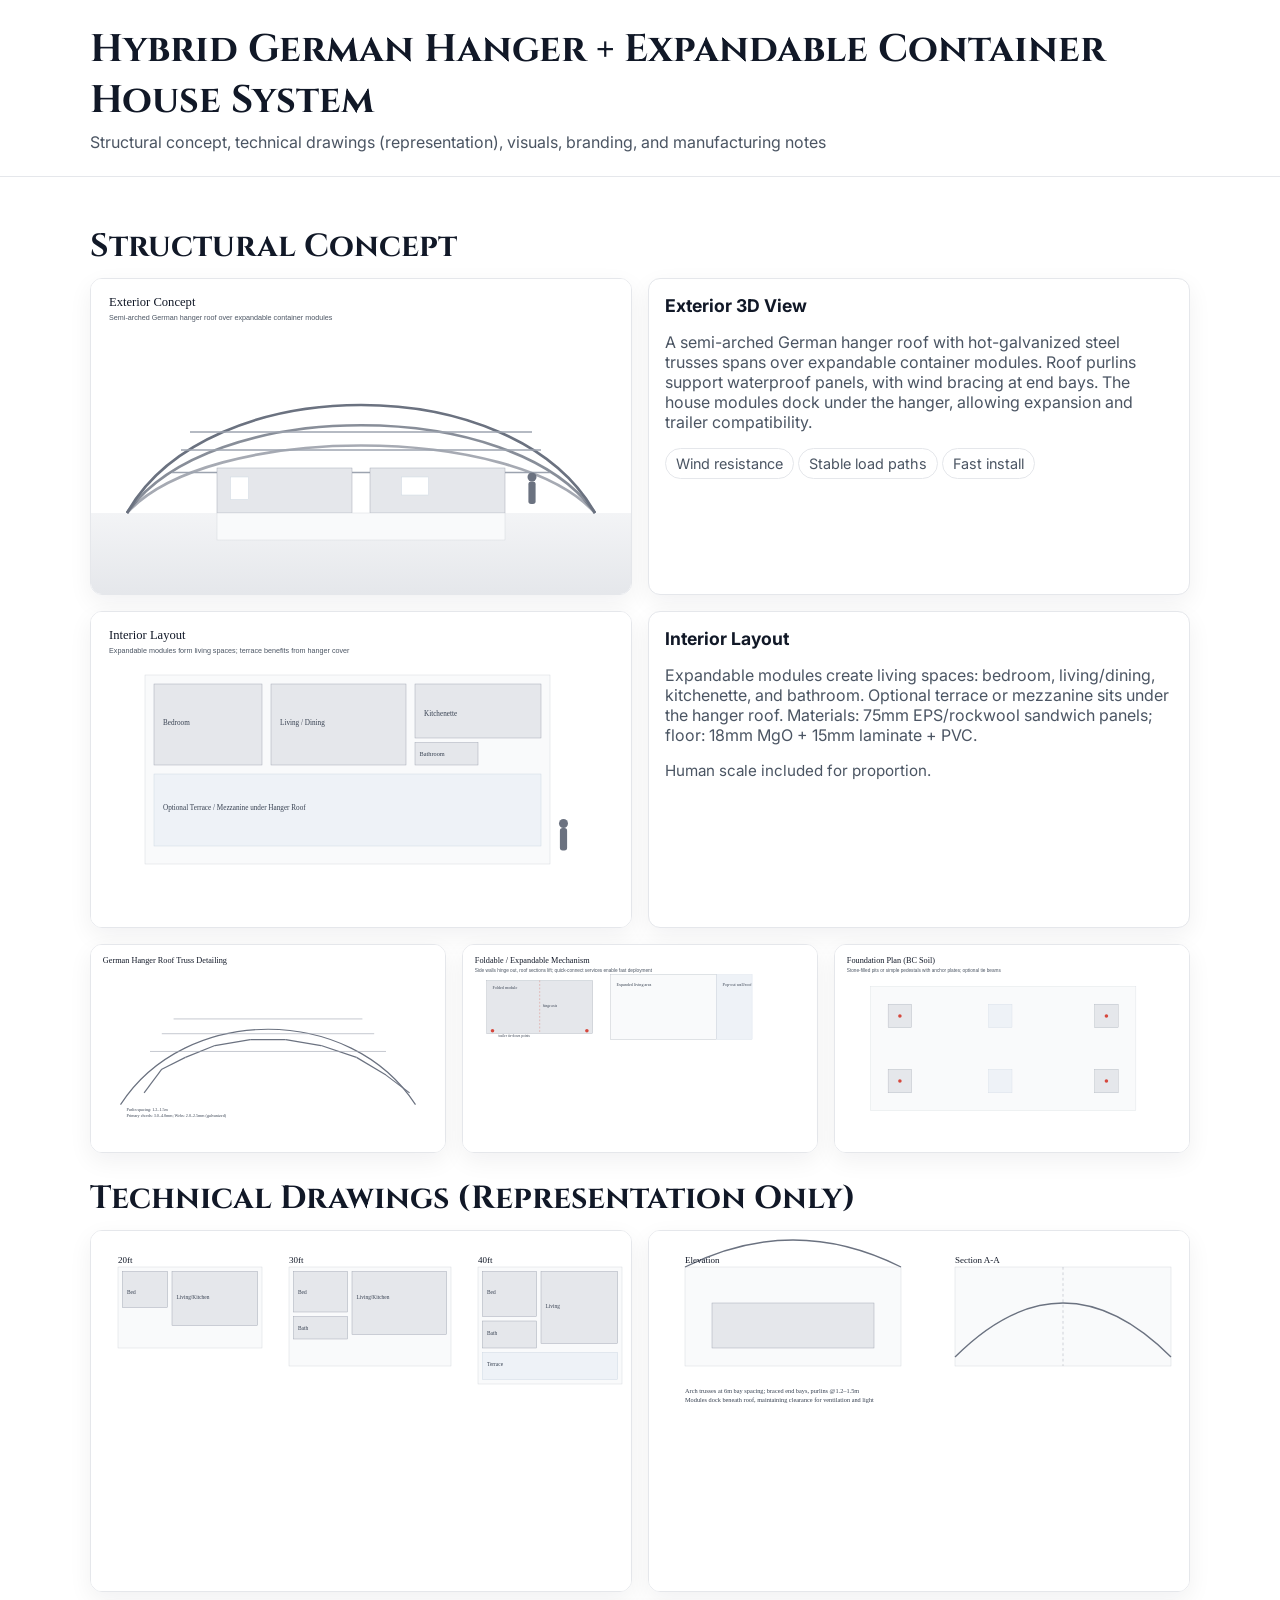
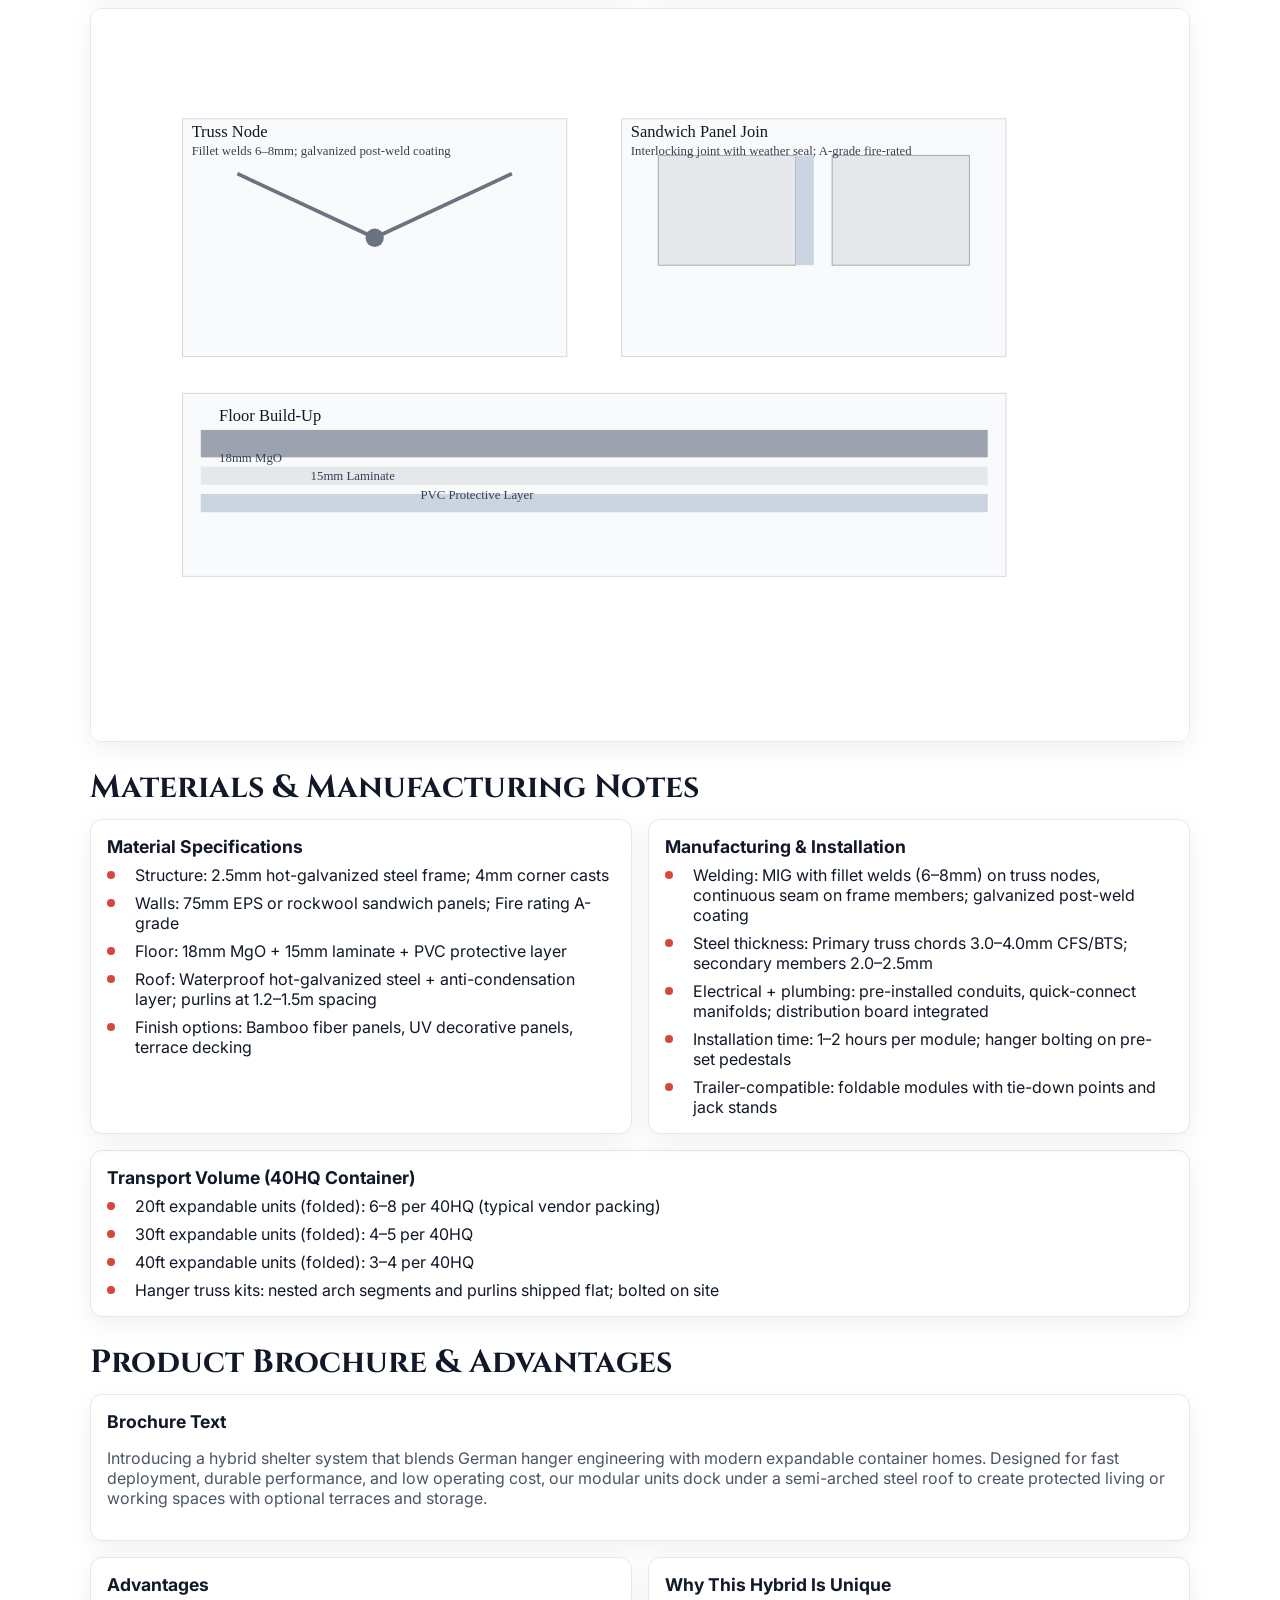
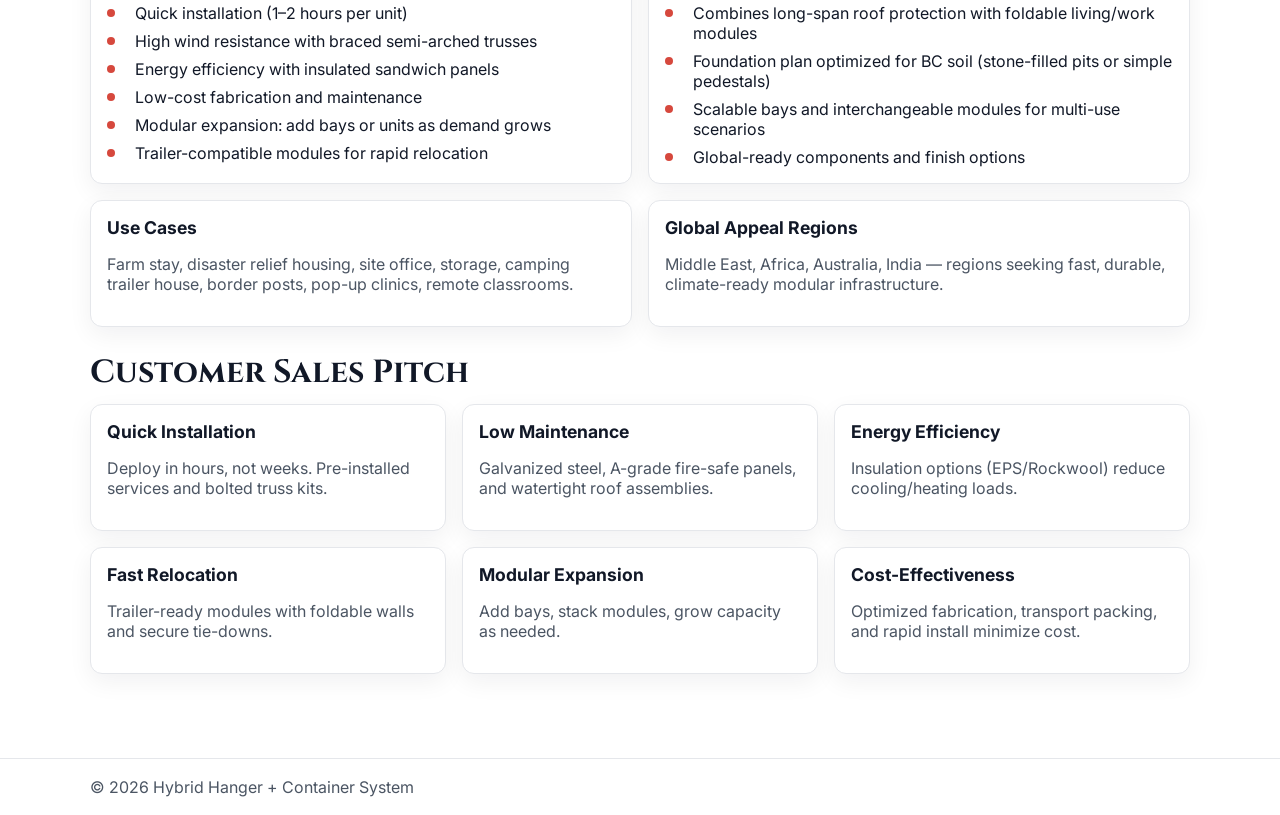
<file: proposal/brochure.html>
<!doctype html>
<html lang="en">
<head>
  <meta charset="utf-8" />
  <meta name="viewport" content="width=device-width, initial-scale=1" />
  <title>Hybrid German Hanger + Expandable Container House System</title>
  <link rel="preconnect" href="https://fonts.googleapis.com">
  <link rel="preconnect" href="https://fonts.gstatic.com" crossorigin>
  <link href="https://fonts.googleapis.com/css2?family=Cinzel:wght@600;700&family=Inter:wght@400;500;600;700&display=swap" rel="stylesheet">
  <link rel="stylesheet" href="proposal.css" />
</head>
<body>
  <header>
    <div class="wrap">
      <h1 class="title">Hybrid German Hanger + Expandable Container House System</h1>
      <p class="subtitle">Structural concept, technical drawings (representation), visuals, branding, and manufacturing notes</p>
    </div>
  </header>
  <main>
    <div class="wrap">
      <section id="concept">
        <h2>Structural Concept</h2>
        <div class="grid cols-2">
          <figure>
            <img src="exterior.svg" alt="Exterior 3D concept view" />
          </figure>
          <div class="card">
            <h3>Exterior 3D View</h3>
            <p class="desc">A semi-arched German hanger roof with hot-galvanized steel trusses spans over expandable container modules. Roof purlins support waterproof panels, with wind bracing at end bays. The house modules dock under the hanger, allowing expansion and trailer compatibility.</p>
            <p class="meta"><span class="badge">Wind resistance</span> <span class="badge">Stable load paths</span> <span class="badge">Fast install</span></p>
          </div>
        </div>
        <div class="grid cols-2" style="margin-top:16px;">
          <figure>
            <img src="interior.svg" alt="Interior layout concept" />
          </figure>
          <div class="card">
            <h3>Interior Layout</h3>
            <p class="desc">Expandable modules create living spaces: bedroom, living/dining, kitchenette, and bathroom. Optional terrace or mezzanine sits under the hanger roof. Materials: 75mm EPS/rockwool sandwich panels; floor: 18mm MgO + 15mm laminate + PVC.</p>
            <p class="meta">Human scale included for proportion.</p>
          </div>
        </div>
        <div class="grid cols-3" style="margin-top:16px;">
          <figure>
            <img src="roof-truss.svg" alt="German hanger roof truss detailing" />
          </figure>
          <figure>
            <img src="mechanism.svg" alt="Foldable/expandable mechanism explanation" />
          </figure>
          <figure>
            <img src="foundation-plan.svg" alt="Foundation plan for BC soil" />
          </figure>
        </div>
      </section>

      <section id="drawings">
        <h2>Technical Drawings (Representation Only)</h2>
        <div class="grid cols-2">
          <figure><img src="floorplans.svg" alt="Floor plans for 20ft / 30ft / 40ft" /></figure>
          <figure><img src="elevation-sections.svg" alt="Elevation and cross-sections" /></figure>
        </div>
        <div class="grid cols-1" style="margin-top:16px;">
          <figure><img src="joinery-details.svg" alt="Joinery details" /></figure>
        </div>
      </section>

      <section id="specs">
        <h2>Materials & Manufacturing Notes</h2>
        <div class="grid cols-2">
          <div class="card">
            <h3>Material Specifications</h3>
            <div class="list">
              <div class="bullet"><span class="dot"></span><div>Structure: 2.5mm hot-galvanized steel frame; 4mm corner casts</div></div>
              <div class="bullet"><span class="dot"></span><div>Walls: 75mm EPS or rockwool sandwich panels; Fire rating A-grade</div></div>
              <div class="bullet"><span class="dot"></span><div>Floor: 18mm MgO + 15mm laminate + PVC protective layer</div></div>
              <div class="bullet"><span class="dot"></span><div>Roof: Waterproof hot-galvanized steel + anti-condensation layer; purlins at 1.2–1.5m spacing</div></div>
              <div class="bullet"><span class="dot"></span><div>Finish options: Bamboo fiber panels, UV decorative panels, terrace decking</div></div>
            </div>
          </div>
          <div class="card">
            <h3>Manufacturing & Installation</h3>
            <div class="list">
              <div class="bullet"><span class="dot"></span><div>Welding: MIG with fillet welds (6–8mm) on truss nodes, continuous seam on frame members; galvanized post-weld coating</div></div>
              <div class="bullet"><span class="dot"></span><div>Steel thickness: Primary truss chords 3.0–4.0mm CFS/BTS; secondary members 2.0–2.5mm</div></div>
              <div class="bullet"><span class="dot"></span><div>Electrical + plumbing: pre-installed conduits, quick-connect manifolds; distribution board integrated</div></div>
              <div class="bullet"><span class="dot"></span><div>Installation time: 1–2 hours per module; hanger bolting on pre-set pedestals</div></div>
              <div class="bullet"><span class="dot"></span><div>Trailer-compatible: foldable modules with tie-down points and jack stands</div></div>
            </div>
          </div>
        </div>
        <div class="card" style="margin-top:16px;">
          <h3>Transport Volume (40HQ Container)</h3>
          <div class="list">
            <div class="bullet"><span class="dot"></span><div>20ft expandable units (folded): 6–8 per 40HQ (typical vendor packing)</div></div>
            <div class="bullet"><span class="dot"></span><div>30ft expandable units (folded): 4–5 per 40HQ</div></div>
            <div class="bullet"><span class="dot"></span><div>40ft expandable units (folded): 3–4 per 40HQ</div></div>
            <div class="bullet"><span class="dot"></span><div>Hanger truss kits: nested arch segments and purlins shipped flat; bolted on site</div></div>
          </div>
        </div>
      </section>

      <section id="marketing">
        <h2>Product Brochure & Advantages</h2>
        <div class="card">
          <h3>Brochure Text</h3>
          <p class="desc">Introducing a hybrid shelter system that blends German hanger engineering with modern expandable container homes. Designed for fast deployment, durable performance, and low operating cost, our modular units dock under a semi-arched steel roof to create protected living or working spaces with optional terraces and storage.</p>
        </div>
        <div class="grid cols-2" style="margin-top:16px;">
          <div class="card">
            <h3>Advantages</h3>
            <div class="list">
              <div class="bullet"><span class="dot"></span><div>Quick installation (1–2 hours per unit)</div></div>
              <div class="bullet"><span class="dot"></span><div>High wind resistance with braced semi-arched trusses</div></div>
              <div class="bullet"><span class="dot"></span><div>Energy efficiency with insulated sandwich panels</div></div>
              <div class="bullet"><span class="dot"></span><div>Low-cost fabrication and maintenance</div></div>
              <div class="bullet"><span class="dot"></span><div>Modular expansion: add bays or units as demand grows</div></div>
              <div class="bullet"><span class="dot"></span><div>Trailer-compatible modules for rapid relocation</div></div>
            </div>
          </div>
          <div class="card">
            <h3>Why This Hybrid Is Unique</h3>
            <div class="list">
              <div class="bullet"><span class="dot"></span><div>Combines long-span roof protection with foldable living/work modules</div></div>
              <div class="bullet"><span class="dot"></span><div>Foundation plan optimized for BC soil (stone-filled pits or simple pedestals)</div></div>
              <div class="bullet"><span class="dot"></span><div>Scalable bays and interchangeable modules for multi-use scenarios</div></div>
              <div class="bullet"><span class="dot"></span><div>Global-ready components and finish options</div></div>
            </div>
          </div>
        </div>
        <div class="grid cols-2" style="margin-top:16px;">
          <div class="card">
            <h3>Use Cases</h3>
            <p class="desc">Farm stay, disaster relief housing, site office, storage, camping trailer house, border posts, pop-up clinics, remote classrooms.</p>
          </div>
          <div class="card">
            <h3>Global Appeal Regions</h3>
            <p class="desc">Middle East, Africa, Australia, India — regions seeking fast, durable, climate-ready modular infrastructure.</p>
          </div>
        </div>
      </section>

      <section id="pitch">
        <h2>Customer Sales Pitch</h2>
        <div class="grid cols-3">
          <div class="card"><h3>Quick Installation</h3><p class="desc">Deploy in hours, not weeks. Pre-installed services and bolted truss kits.</p></div>
          <div class="card"><h3>Low Maintenance</h3><p class="desc">Galvanized steel, A-grade fire-safe panels, and watertight roof assemblies.</p></div>
          <div class="card"><h3>Energy Efficiency</h3><p class="desc">Insulation options (EPS/Rockwool) reduce cooling/heating loads.</p></div>
          <div class="card"><h3>Fast Relocation</h3><p class="desc">Trailer-ready modules with foldable walls and secure tie-downs.</p></div>
          <div class="card"><h3>Modular Expansion</h3><p class="desc">Add bays, stack modules, grow capacity as needed.</p></div>
          <div class="card"><h3>Cost-Effectiveness</h3><p class="desc">Optimized fabrication, transport packing, and rapid install minimize cost.</p></div>
        </div>
      </section>
    </div>
  </main>
  <footer>
    <div class="wrap">© <span id="year"></span> Hybrid Hanger + Container System</div>
  </footer>
  <script>
    document.getElementById('year').textContent = new Date().getFullYear();
  </script>
</body>
</html>
</file>
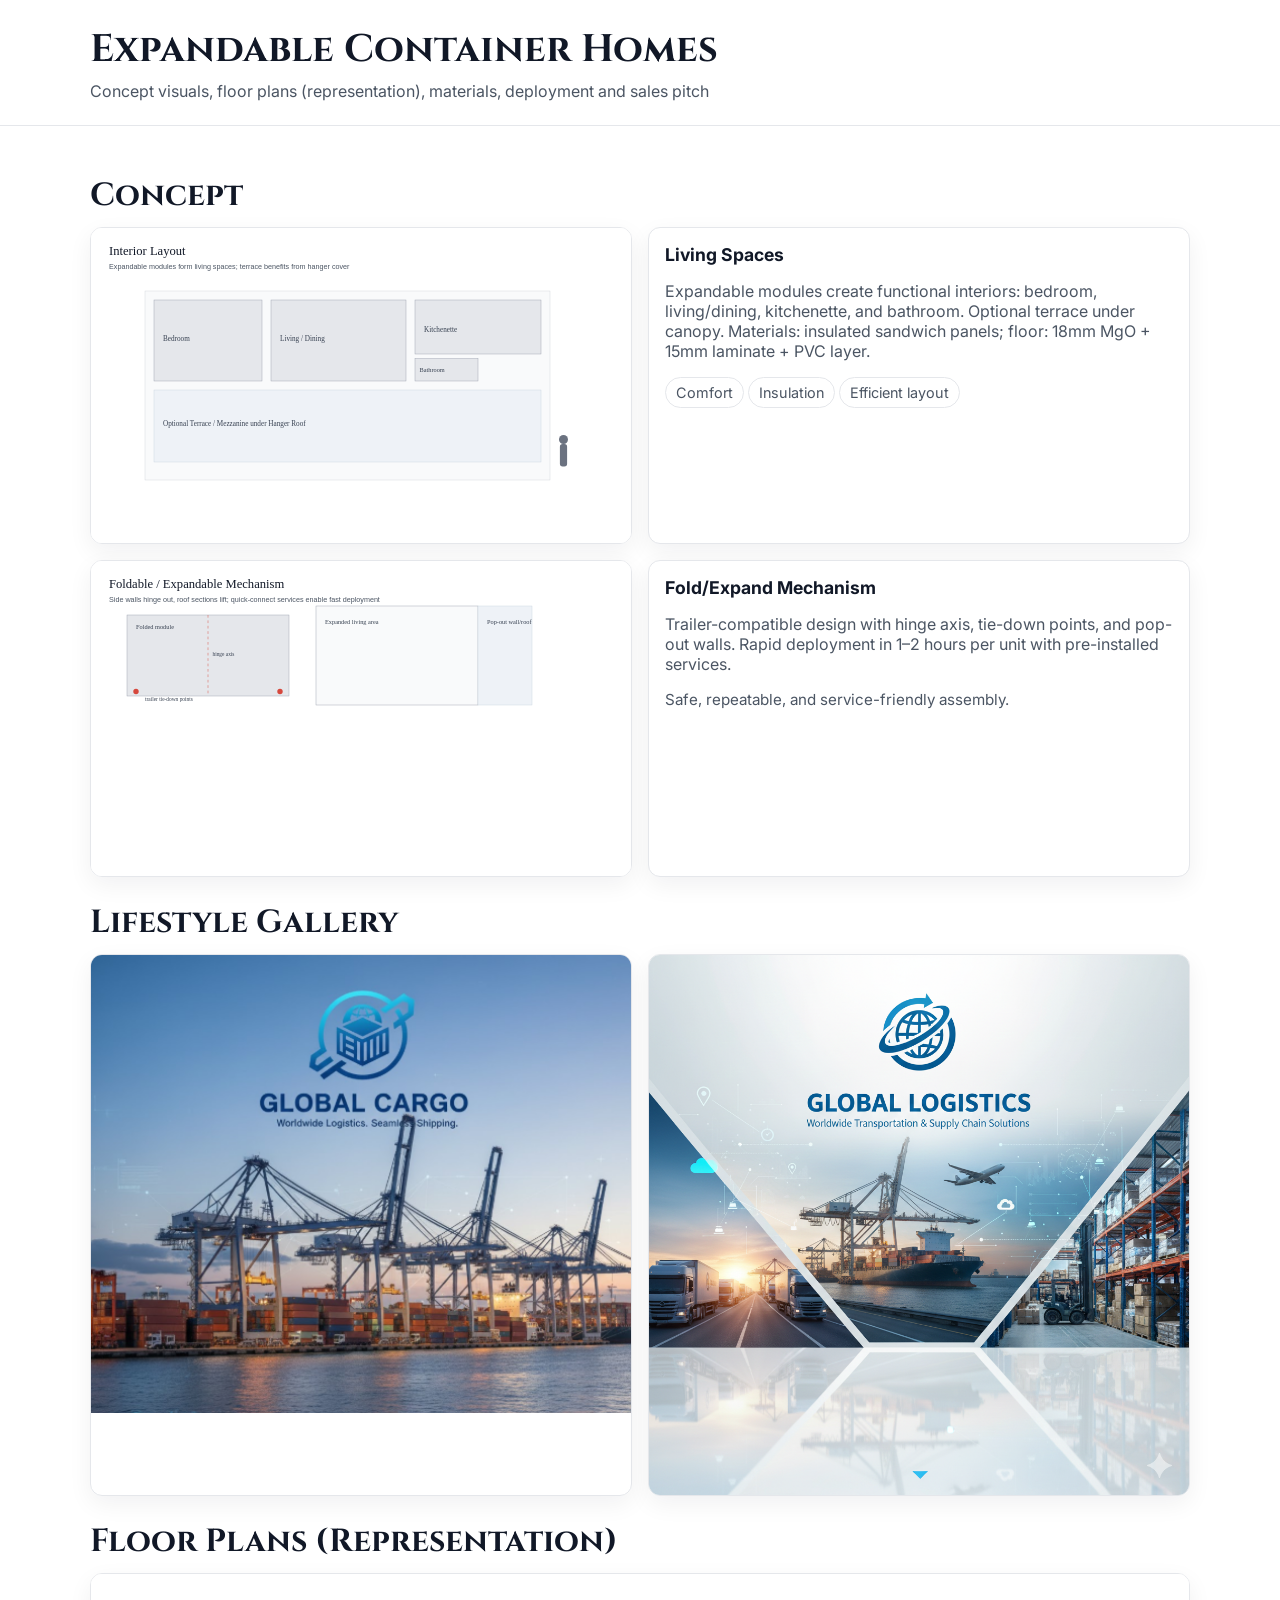
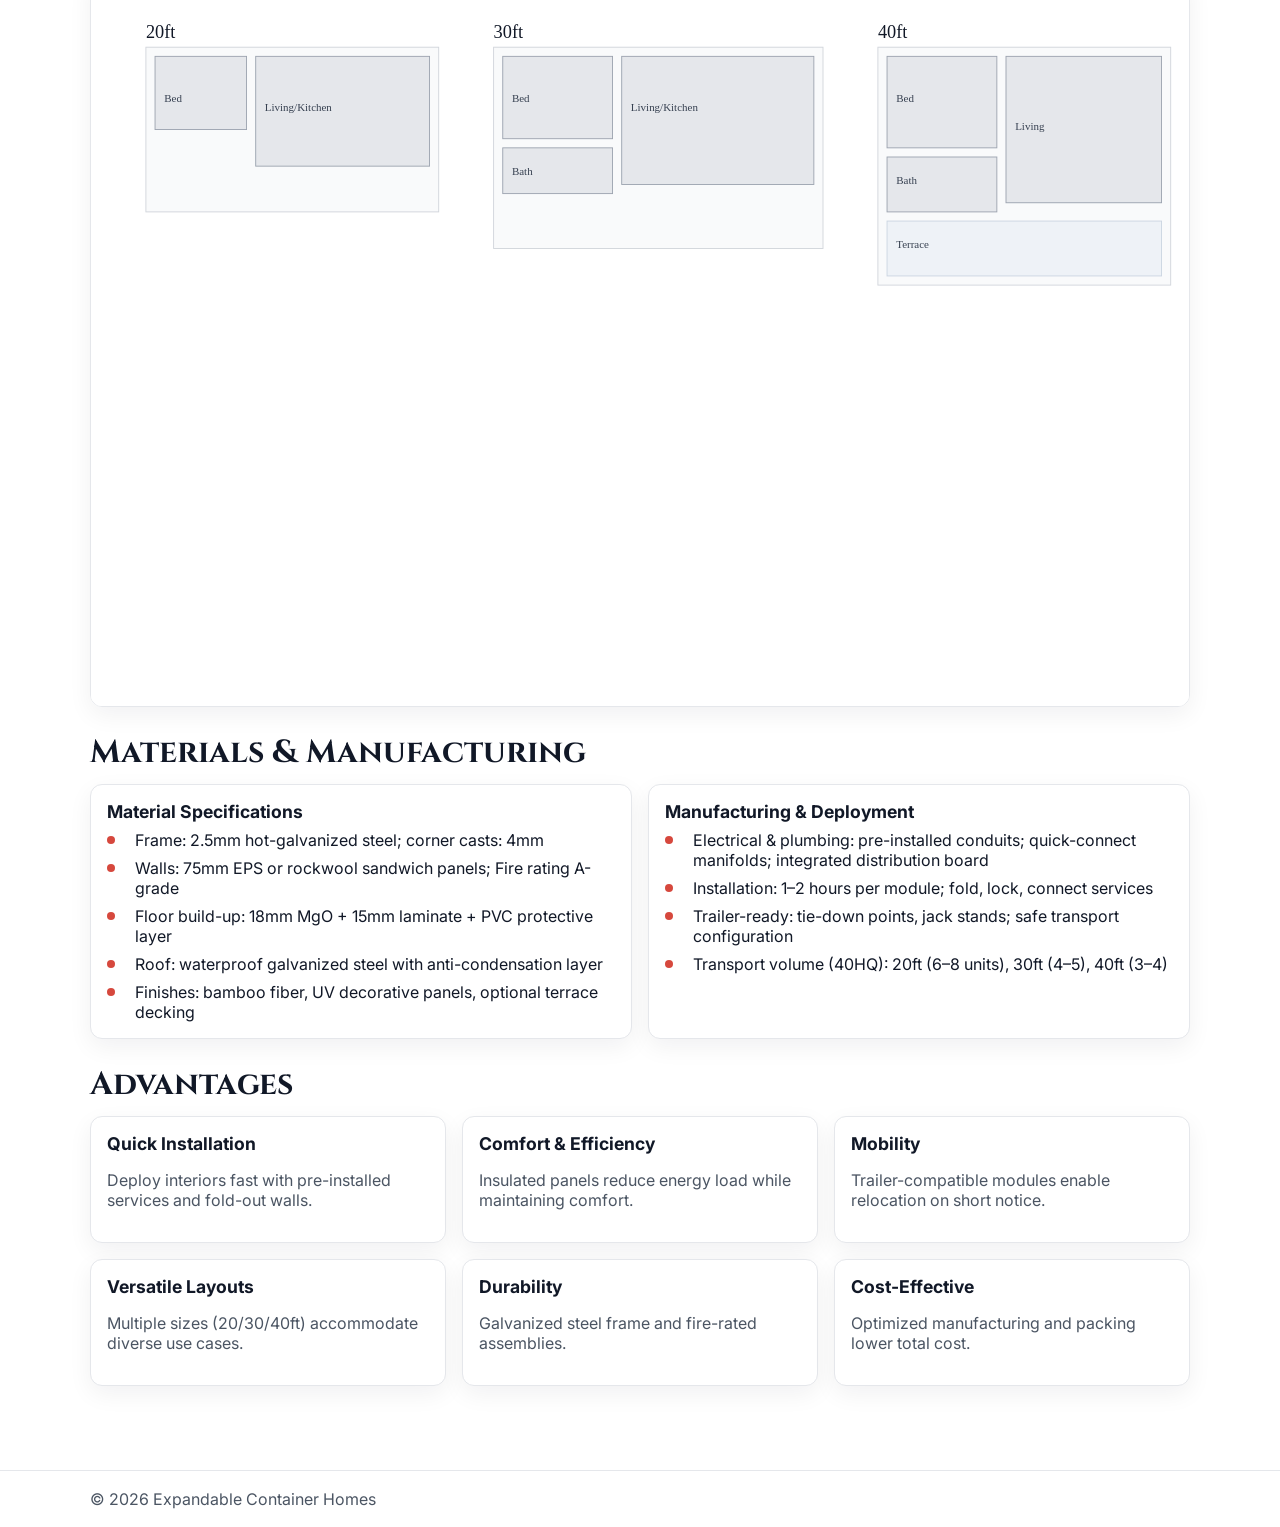
<file: proposal/container-homes.html>
<!doctype html>
<html lang="en">
<head>
  <meta charset="utf-8" />
  <meta name="viewport" content="width=device-width, initial-scale=1" />
  <title>Expandable Container Homes</title>
  <link rel="preconnect" href="https://fonts.googleapis.com">
  <link rel="preconnect" href="https://fonts.gstatic.com" crossorigin>
  <link href="https://fonts.googleapis.com/css2?family=Cinzel:wght@600;700&family=Inter:wght@400;500;600;700&display=swap" rel="stylesheet">
  <link rel="stylesheet" href="proposal.css" />
  <meta name="description" content="Foldable, trailer-compatible living modules with rapid installation, integrated services, and durable materials." />
</head>
<body>
  <header>
    <div class="wrap">
      <h1 class="title">Expandable Container Homes</h1>
      <p class="subtitle">Concept visuals, floor plans (representation), materials, deployment and sales pitch</p>
    </div>
  </header>
  <main>
    <div class="wrap">
      <section id="concept">
        <h2>Concept</h2>
        <div class="grid cols-2">
          <figure>
            <img src="interior.svg" alt="Interior layout concept of expandable modules" />
          </figure>
          <div class="card">
            <h3>Living Spaces</h3>
            <p class="desc">Expandable modules create functional interiors: bedroom, living/dining, kitchenette, and bathroom. Optional terrace under canopy. Materials: insulated sandwich panels; floor: 18mm MgO + 15mm laminate + PVC layer.</p>
            <p class="meta"><span class="badge">Comfort</span> <span class="badge">Insulation</span> <span class="badge">Efficient layout</span></p>
          </div>
        </div>
        <div class="grid cols-2" style="margin-top:16px;">
          <figure>
            <img src="mechanism.svg" alt="Foldable and expandable mechanism illustration" />
          </figure>
          <div class="card">
            <h3>Fold/Expand Mechanism</h3>
            <p class="desc">Trailer-compatible design with hinge axis, tie-down points, and pop-out walls. Rapid deployment in 1–2 hours per unit with pre-installed services.</p>
            <p class="meta">Safe, repeatable, and service-friendly assembly.</p>
          </div>
        </div>
      </section>

      <section id="lifestyle-gallery">
        <h2>Lifestyle Gallery</h2>
        <div class="grid cols-2">
          <figure>
            <img src="../assets/gallery-containers.svg" alt="Container lifestyle collage" />
          </figure>
          <figure>
            <img src="../assets/gallery-logistics.svg" alt="Logistics and deployment context" />
          </figure>
        </div>
      </section>

      <section id="drawings">
        <h2>Floor Plans (Representation)</h2>
        <div class="grid cols-1">
          <figure><img src="floorplans.svg" alt="20ft / 30ft / 40ft floor plans" /></figure>
        </div>
      </section>

      <section id="specs">
        <h2>Materials & Manufacturing</h2>
        <div class="grid cols-2">
          <div class="card">
            <h3>Material Specifications</h3>
            <div class="list">
              <div class="bullet"><span class="dot"></span><div>Frame: 2.5mm hot-galvanized steel; corner casts: 4mm</div></div>
              <div class="bullet"><span class="dot"></span><div>Walls: 75mm EPS or rockwool sandwich panels; Fire rating A-grade</div></div>
              <div class="bullet"><span class="dot"></span><div>Floor build-up: 18mm MgO + 15mm laminate + PVC protective layer</div></div>
              <div class="bullet"><span class="dot"></span><div>Roof: waterproof galvanized steel with anti-condensation layer</div></div>
              <div class="bullet"><span class="dot"></span><div>Finishes: bamboo fiber, UV decorative panels, optional terrace decking</div></div>
            </div>
          </div>
          <div class="card">
            <h3>Manufacturing & Deployment</h3>
            <div class="list">
              <div class="bullet"><span class="dot"></span><div>Electrical & plumbing: pre-installed conduits; quick-connect manifolds; integrated distribution board</div></div>
              <div class="bullet"><span class="dot"></span><div>Installation: 1–2 hours per module; fold, lock, connect services</div></div>
              <div class="bullet"><span class="dot"></span><div>Trailer-ready: tie-down points, jack stands; safe transport configuration</div></div>
              <div class="bullet"><span class="dot"></span><div>Transport volume (40HQ): 20ft (6–8 units), 30ft (4–5), 40ft (3–4)</div></div>
            </div>
          </div>
        </div>
      </section>

      <section id="pitch">
        <h2>Advantages</h2>
        <div class="grid cols-3">
          <div class="card"><h3>Quick Installation</h3><p class="desc">Deploy interiors fast with pre-installed services and fold-out walls.</p></div>
          <div class="card"><h3>Comfort & Efficiency</h3><p class="desc">Insulated panels reduce energy load while maintaining comfort.</p></div>
          <div class="card"><h3>Mobility</h3><p class="desc">Trailer-compatible modules enable relocation on short notice.</p></div>
          <div class="card"><h3>Versatile Layouts</h3><p class="desc">Multiple sizes (20/30/40ft) accommodate diverse use cases.</p></div>
          <div class="card"><h3>Durability</h3><p class="desc">Galvanized steel frame and fire-rated assemblies.</p></div>
          <div class="card"><h3>Cost-Effective</h3><p class="desc">Optimized manufacturing and packing lower total cost.</p></div>
        </div>
      </section>
    </div>
  </main>
  <footer>
    <div class="wrap">© <span id="year"></span> Expandable Container Homes</div>
  </footer>
  <script>
    document.getElementById('year').textContent = new Date().getFullYear();
  </script>
</body>
</html>
</file>
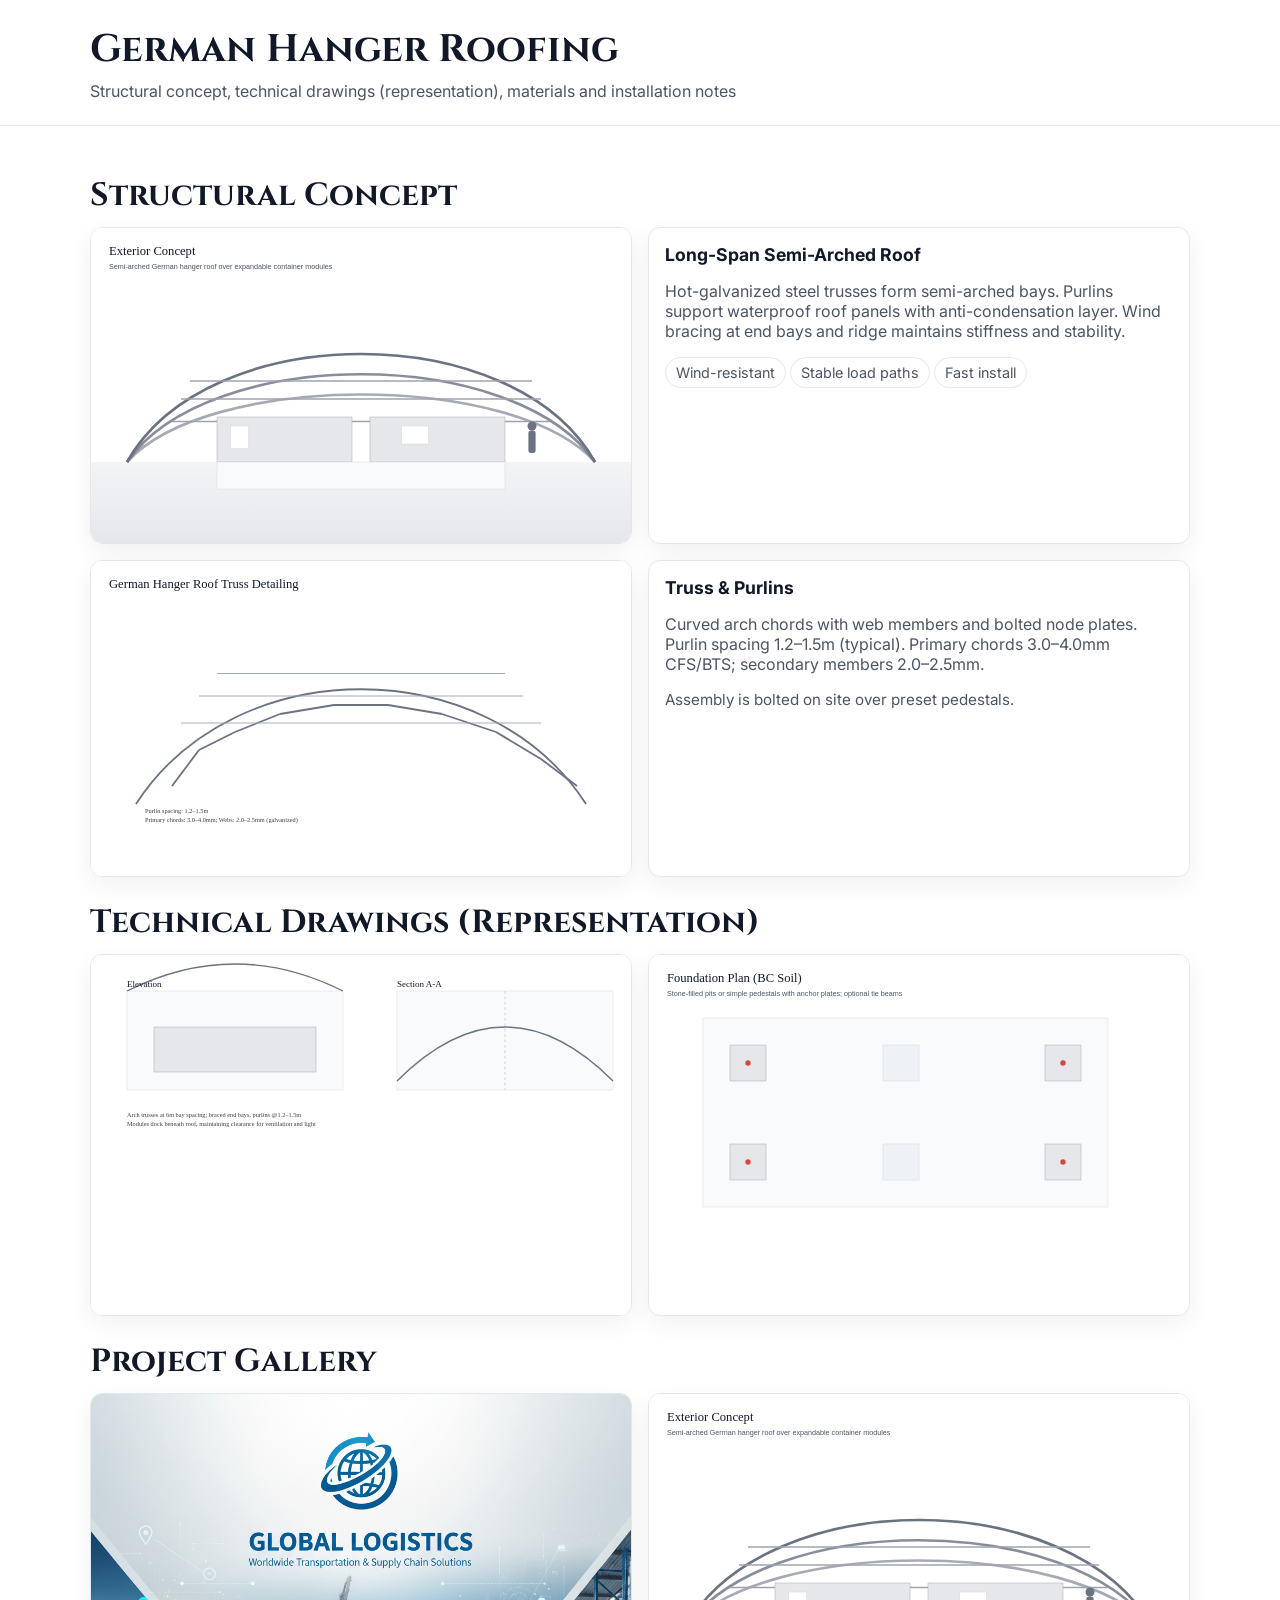
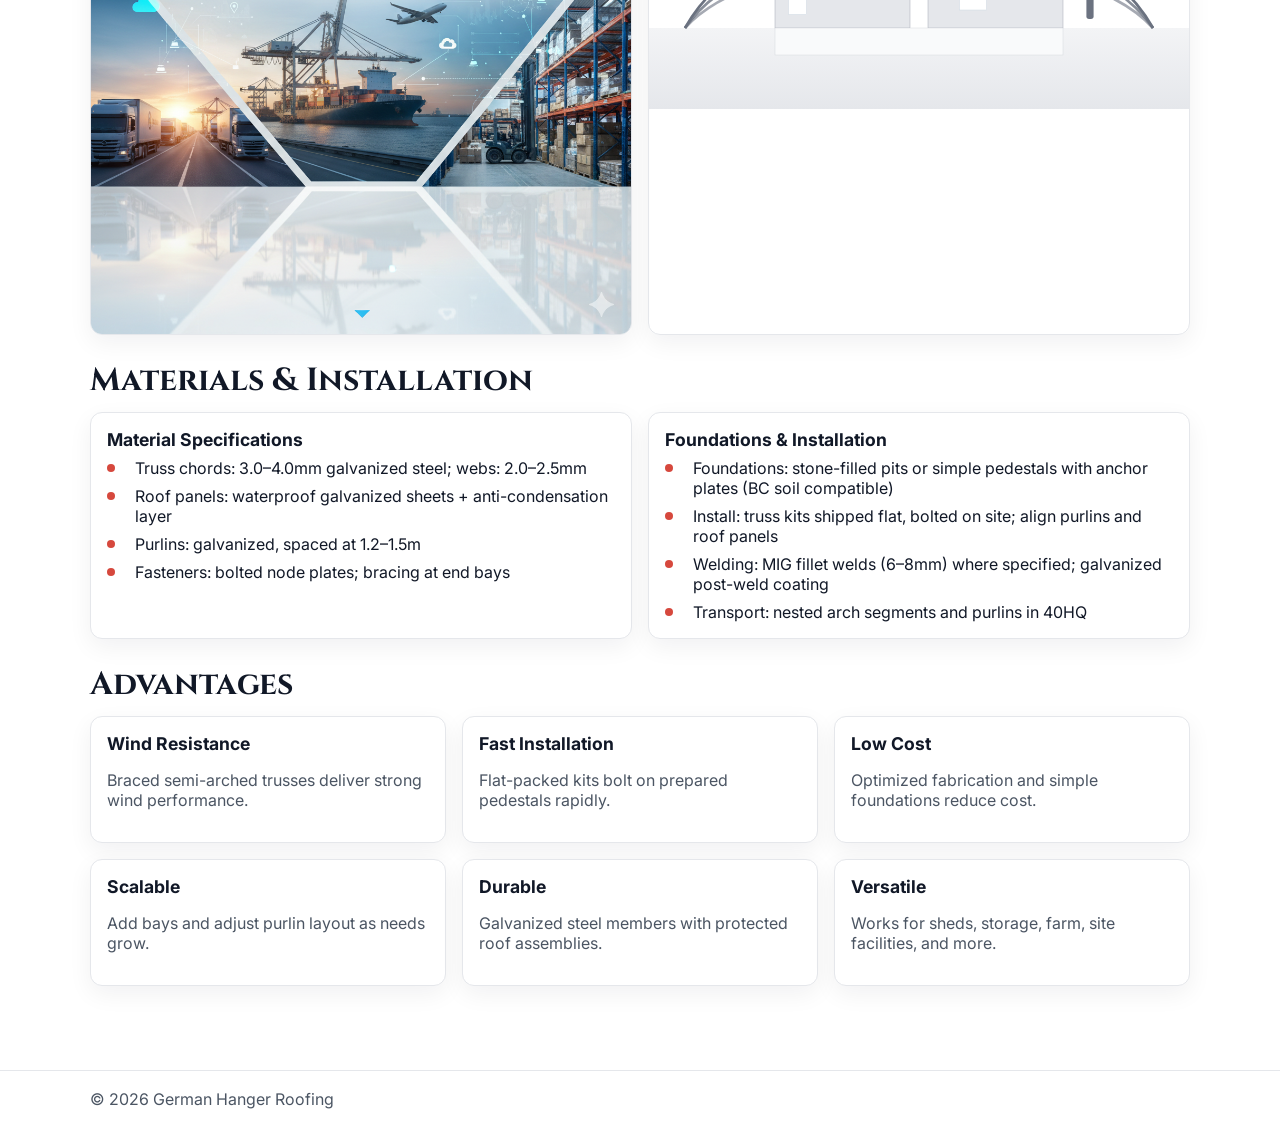
<file: proposal/roofing.html>
<!doctype html>
<html lang="en">
<head>
  <meta charset="utf-8" />
  <meta name="viewport" content="width=device-width, initial-scale=1" />
  <title>German Hanger Roofing</title>
  <link rel="preconnect" href="https://fonts.googleapis.com">
  <link rel="preconnect" href="https://fonts.gstatic.com" crossorigin>
  <link href="https://fonts.googleapis.com/css2?family=Cinzel:wght@600;700&family=Inter:wght@400;500;600;700&display=swap" rel="stylesheet">
  <link rel="stylesheet" href="proposal.css" />
  <meta name="description" content="Semi-arched German hanger roofing: truss specs, purlin spacing, foundations, fabrication, installation, and transport." />
</head>
<body>
  <header>
    <div class="wrap">
      <h1 class="title">German Hanger Roofing</h1>
      <p class="subtitle">Structural concept, technical drawings (representation), materials and installation notes</p>
    </div>
  </header>
  <main>
    <div class="wrap">
      <section id="concept">
        <h2>Structural Concept</h2>
        <div class="grid cols-2">
          <figure>
            <img src="exterior.svg" alt="Exterior concept of semi-arched hanger roof over bays" />
          </figure>
          <div class="card">
            <h3>Long-Span Semi-Arched Roof</h3>
            <p class="desc">Hot-galvanized steel trusses form semi-arched bays. Purlins support waterproof roof panels with anti-condensation layer. Wind bracing at end bays and ridge maintains stiffness and stability.</p>
            <p class="meta"><span class="badge">Wind-resistant</span> <span class="badge">Stable load paths</span> <span class="badge">Fast install</span></p>
          </div>
        </div>
        <div class="grid cols-2" style="margin-top:16px;">
          <figure>
            <img src="roof-truss.svg" alt="German hanger roof truss representation and purlin spacing" />
          </figure>
          <div class="card">
            <h3>Truss & Purlins</h3>
            <p class="desc">Curved arch chords with web members and bolted node plates. Purlin spacing 1.2–1.5m (typical). Primary chords 3.0–4.0mm CFS/BTS; secondary members 2.0–2.5mm.</p>
            <p class="meta">Assembly is bolted on site over preset pedestals.</p>
          </div>
        </div>
      </section>

      <section id="drawings">
        <h2>Technical Drawings (Representation)</h2>
        <div class="grid cols-2">
          <figure><img src="elevation-sections.svg" alt="Elevation and section of hanger bays" /></figure>
          <figure><img src="foundation-plan.svg" alt="Foundation plan suitable for BC soil conditions" /></figure>
        </div>
      </section>

      <section id="project-gallery">
        <h2>Project Gallery</h2>
        <div class="grid cols-2">
          <figure>
            <img src="../assets/gallery-logistics.svg" alt="Industrial logistics setting for roofing deployments" />
          </figure>
          <figure>
            <img src="exterior.svg" alt="Exterior concept under semi-arched roof" />
          </figure>
        </div>
      </section>

      <section id="specs">
        <h2>Materials & Installation</h2>
        <div class="grid cols-2">
          <div class="card">
            <h3>Material Specifications</h3>
            <div class="list">
              <div class="bullet"><span class="dot"></span><div>Truss chords: 3.0–4.0mm galvanized steel; webs: 2.0–2.5mm</div></div>
              <div class="bullet"><span class="dot"></span><div>Roof panels: waterproof galvanized sheets + anti-condensation layer</div></div>
              <div class="bullet"><span class="dot"></span><div>Purlins: galvanized, spaced at 1.2–1.5m</div></div>
              <div class="bullet"><span class="dot"></span><div>Fasteners: bolted node plates; bracing at end bays</div></div>
            </div>
          </div>
          <div class="card">
            <h3>Foundations & Installation</h3>
            <div class="list">
              <div class="bullet"><span class="dot"></span><div>Foundations: stone-filled pits or simple pedestals with anchor plates (BC soil compatible)</div></div>
              <div class="bullet"><span class="dot"></span><div>Install: truss kits shipped flat, bolted on site; align purlins and roof panels</div></div>
              <div class="bullet"><span class="dot"></span><div>Welding: MIG fillet welds (6–8mm) where specified; galvanized post-weld coating</div></div>
              <div class="bullet"><span class="dot"></span><div>Transport: nested arch segments and purlins in 40HQ</div></div>
            </div>
          </div>
        </div>
      </section>

      <section id="pitch">
        <h2>Advantages</h2>
        <div class="grid cols-3">
          <div class="card"><h3>Wind Resistance</h3><p class="desc">Braced semi-arched trusses deliver strong wind performance.</p></div>
          <div class="card"><h3>Fast Installation</h3><p class="desc">Flat-packed kits bolt on prepared pedestals rapidly.</p></div>
          <div class="card"><h3>Low Cost</h3><p class="desc">Optimized fabrication and simple foundations reduce cost.</p></div>
          <div class="card"><h3>Scalable</h3><p class="desc">Add bays and adjust purlin layout as needs grow.</p></div>
          <div class="card"><h3>Durable</h3><p class="desc">Galvanized steel members with protected roof assemblies.</p></div>
          <div class="card"><h3>Versatile</h3><p class="desc">Works for sheds, storage, farm, site facilities, and more.</p></div>
        </div>
      </section>
    </div>
  </main>
  <footer>
    <div class="wrap">© <span id="year"></span> German Hanger Roofing</div>
  </footer>
  <script>
    document.getElementById('year').textContent = new Date().getFullYear();
  </script>
</body>
</html>
</file>
<file: styles.css>
:root {
  /* Light theme: soft ivory/grey/red */
  --clr-bg: #f5f6fa;          /* very light cool grey */
  --clr-surface: #f8f9fb;     /* soft off-white surface */
  --clr-primary: #e5e7eb;     /* light grey */
  --clr-accent: #d6483d;      /* warm red like reference */
  --clr-accent-2: #e35c50;    /* hover red */
  --clr-text: #111827;        /* near black */
  --clr-muted: #4b5563;       /* medium grey text */
  --clr-border: #e5e7eb;      /* light grey border */
  --clr-white: #ffffff;
  --clr-heading-main: var(--clr-accent); /* main headers in red */
  --clr-heading-sub: #374151;            /* subheaders in dark grey */

  --radius: 18px;
  --shadow: 0 10px 30px rgba(17, 24, 39, 0.08);
  --blur: saturate(180%) blur(6px);
}

* { box-sizing: border-box; }
html, body { margin: 0; padding: 0; }
body {
  font-family: "Cinzel", Georgia, serif;
  color: var(--clr-text);
  background: linear-gradient(180deg, #f8f9fb 0%, #f5f6fa 100%);
}

/* Container */
.container {
  width: min(1100px, 92vw);
  margin-inline: auto;
}

/* Navbar */
.navbar {
  position: sticky;
  top: 0;
  z-index: 50;
  background: rgba(255,255,255,0.85);
  backdrop-filter: var(--blur);
  border-bottom: 1px solid var(--clr-border);
  box-shadow: 0 8px 20px rgba(17,24,39,0.06);
}
.nav-content {
  display: flex;
  align-items: center;
  justify-content: space-between;
  padding: 12px 0;
}
.brand {
  display: inline-flex;
  align-items: center;
  gap: 8px;
  color: var(--clr-text);
  text-decoration: none;
  font-weight: 700;
}
.brand .brand-logo { height: 32px; width: auto; display: inline-block; filter: drop-shadow(0 2px 6px rgba(17,24,39,0.20)); }
.brand .brand-name { letter-spacing: 0.5px; }

/* Hero logo lockup */
.logo-lockup { display: grid; place-items: center; margin-bottom: 10px; }
.logo-badge {
  width: clamp(100px, 20vw, 170px);
  height: auto;
  border-radius: 0;
  background: transparent;
  border: none;
  padding: 0;
  filter: drop-shadow(0 10px 20px rgba(17,24,39,0.12));
}
.nav-links {
  display: flex;
  align-items: center;
  gap: 18px;
}
.nav-links a {
  color: var(--clr-text);
  text-decoration: none;
  font-weight: 500;
}
.nav-dropdown {
  position: relative;
}
.nav-dropdown summary {
  list-style: none;
  cursor: pointer;
  font-weight: 500;
  color: var(--clr-text);
}
.nav-dropdown summary::-webkit-details-marker {
  display: none;
}
.nav-dropdown[open] summary {
  color: var(--clr-accent);
}
.nav-dropdown-menu {
  position: absolute;
  top: 140%;
  left: 0;
  min-width: 220px;
  background: rgba(255,255,255,0.98);
  border: 1px solid var(--clr-border);
  border-radius: 12px;
  box-shadow: var(--shadow);
  padding: 10px;
  display: grid;
  gap: 10px;
}
.nav-dropdown-menu a {
  white-space: nowrap;
}
.nav-links .btn-outline {
  border: 1px solid var(--clr-accent);
  padding: 8px 14px;
  border-radius: 999px;
  color: var(--clr-accent);
}
.nav-toggle {
  display: none;
  background: transparent;
  border: 1px solid var(--clr-border);
  color: var(--clr-text);
  padding: 6px 10px;
  border-radius: 8px;
}

/* Hero */
.hero {
  position: relative;
  min-height: 78vh;
  display: grid;
  place-items: center;
  text-align: center;
  overflow: hidden;
}
.hero-bg {
  position: absolute;
  inset: 0;
  background-image:
    radial-gradient(ellipse at 15% 15%, rgba(198,40,40,0.08), transparent 40%),
    radial-gradient(ellipse at 85% 85%, rgba(17,24,39,0.05), transparent 40%),
    linear-gradient(180deg, rgba(248,249,251,0.92), rgba(245,246,250,0.98)),
    url('assets/gallery-logistics.svg');
  background-size: cover;
  background-position: center;
  filter: brightness(1.02) contrast(1.02) saturate(1.02);
}
.hero-content { position: relative; z-index: 1; padding: 80px 0; }
.headline {
  font-weight: 800;
  letter-spacing: 0.8px;
  font-size: clamp(1.9rem, 6vw, 3rem);
  margin: 0 0 14px;
  color: var(--clr-heading-main);
}
.subhead {
  color: var(--clr-muted);
  font-size: clamp(1rem, 2.6vw, 1.2rem);
  margin: 0 auto 22px;
  max-width: 780px;
}
.hero-cta { display: flex; gap: 12px; justify-content: center; margin-bottom: 24px; }
.trust-points {
  display: grid;
  grid-template-columns: repeat(3, 1fr);
  gap: 12px;
  max-width: 900px;
  margin-inline: auto;
}
.point {
  display: flex;
  align-items: center;
  gap: 8px;
  background: rgba(255,255,255,0.7);
  border: 1px solid var(--clr-border);
  border-radius: var(--radius);
  padding: 10px 14px;
}
.point-icon { font-size: 1.2rem; }

/* Sections */
.section { padding: 70px 0; }
.section.alt { background: linear-gradient(180deg, rgba(255,255,255,0.85), rgba(247,247,249,0.85)); }
.section-header { text-align: center; margin-bottom: 22px; }
.section-title {
  font-family: "Cinzel", Georgia, serif;
  letter-spacing: 0.8px;
  font-size: clamp(1.6rem, 4.5vw, 2.2rem);
  margin: 0;
  color: var(--clr-heading-main);
}
.section-title::after {
  content: "";
  display: block;
  width: 80px; height: 4px;
  background: var(--clr-accent);
  border-radius: 999px;
  margin: 10px auto 0;
}
.section-desc {
  color: var(--clr-muted);
  margin: 8px auto 0;
  max-width: 720px;
}

/* Cards & Grids */
.about-grid, .grid { display: grid; gap: 18px; }
.about-grid { grid-template-columns: repeat(3, 1fr); }
.cards-1 { grid-template-columns: 1fr; max-width: 760px; margin-inline: auto; }
.cards-3 { grid-template-columns: repeat(3, 1fr); }
.cards-4 { grid-template-columns: repeat(4, 1fr); }

.card, .product-card, .gallery-card {
  background: var(--clr-surface);
  border: 1px solid var(--clr-border);
  border-radius: var(--radius);
  box-shadow: var(--shadow);
  overflow: hidden;
}
.product-card { position: relative; }
.card { padding: 18px; }
.card h3 { margin: 0 0 8px; color: var(--clr-heading-sub); }
.card p { color: var(--clr-muted); margin: 0; }

.product-card img, .gallery-card img {
  width: 100%; height: 210px; object-fit: cover;
  display: block;
}
.product-info { padding: 14px 16px; }
.product-info h3 { margin: 0 0 6px; color: var(--clr-heading-sub); }
.product-info p { color: var(--clr-muted); margin: 0; }

/* Timeline */
.timeline { display: grid; gap: 16px; margin-top: 14px; }
.timeline-item {
  display: grid;
  grid-template-columns: 50px 1fr;
  align-items: start;
  gap: 14px;
}
.timeline-marker {
  width: 42px; height: 42px; border-radius: 999px;
  background: linear-gradient(135deg, var(--clr-accent), var(--clr-accent-2));
  color: #ffffff; display: grid; place-items: center; font-weight: 700;
  box-shadow: 0 5px 14px rgba(214,72,61,0.25);
}
.timeline-content {
  background: rgba(255,255,255,0.75);
  border: 1px dashed var(--clr-border);
  border-radius: var(--radius);
  padding: 14px;
}
.timeline-content h3 { margin: 0 0 6px; color: var(--clr-heading-sub); }

/* Badges */
.badges { display: flex; flex-wrap: wrap; gap: 10px; justify-content: center; }
.badge {
  border: 1px solid var(--clr-border);
  color: var(--clr-text);
  padding: 8px 12px;
  border-radius: 999px;
  background: rgba(255,255,255,0.7);
}
.badge:hover { border-color: var(--clr-accent); box-shadow: 0 6px 12px rgba(17,24,39,0.06); }

/* Ribbon tag for featured cards */
.product-card.ribbon::before {
  content: attr(data-ribbon);
  position: absolute;
  top: 12px; left: -10px;
  background: var(--clr-accent);
  color: #ffffff;
  padding: 6px 14px;
  font-weight: 700; letter-spacing: 0.6px;
  border-radius: 0 999px 999px 0;
  box-shadow: 0 6px 12px rgba(214,72,61,0.25);
}
.product-card.ribbon::after {
  content: "";
  position: absolute;
  top: 18px; left: -10px;
  width: 10px; height: 10px;
  background: color-mix(in srgb, var(--clr-accent) 85%, #000 15%);
  clip-path: polygon(0 0, 100% 0, 0 100%);
}

/* Contact */
.contact-form { margin-top: 10px; }
.form-grid {
  display: grid;
  grid-template-columns: repeat(2, 1fr);
  gap: 14px;
}
.form-field { display: grid; gap: 6px; }
.form-field.full { grid-column: 1 / -1; }
label { font-weight: 600; }
input, select, textarea {
  background: rgba(255,255,255,0.7);
  color: var(--clr-text);
  border: 1px solid var(--clr-border);
  padding: 10px 12px;
  border-radius: 10px;
}
input::placeholder, textarea::placeholder { color: #7c8da3; }
.form-actions {
  margin-top: 10px;
  display: flex; align-items: center; gap: 12px;
}
.form-note { color: var(--clr-muted); margin: 0; }
.form-status {
  margin-top: 10px; color: var(--clr-teal);
}

/* Footer */
.footer { padding: 26px 0; background: rgba(255,255,255,0.95); border-top: 1px solid var(--clr-border); }
.footer-content {
  display: grid; grid-template-columns: 1fr auto 1fr; align-items: center;
}
.footer-brand { display: inline-flex; align-items: center; gap: 8px; }
.footer .brand-logo { height: 44px; filter: drop-shadow(0 2px 8px rgba(17,24,39,0.25)); }
.footer-links { display: flex; gap: 12px; justify-content: center; }
.footer-contact { margin-top: 10px; }
.footer-contact address { color: var(--clr-muted); font-style: normal; line-height: 1.5; font-size: 0.95rem; }
.footer-copy { text-align: right; color: var(--clr-muted); }

/* Buttons */
.btn {
  display: inline-flex; align-items: center; justify-content: center;
  gap: 8px; text-decoration: none; font-weight: 700;
  padding: 10px 16px; border-radius: 999px;
}
.btn-primary {
  background: linear-gradient(135deg, var(--clr-accent), var(--clr-accent-2));
  color: #ffffff;
  box-shadow: 0 10px 20px rgba(198,40,40,0.25);
}
.btn-primary:hover { filter: brightness(1.05); transform: translateY(-1px); }
.btn-secondary {
  background: rgba(255,255,255,0.9);
  color: var(--clr-text);
  border: 1px solid var(--clr-border);
}
.btn-secondary:hover { border-color: var(--clr-accent); }

/* Reveal on scroll */
.reveal { opacity: 0; transform: translateY(8px); transition: 600ms ease; }
.reveal.revealed { opacity: 1; transform: translateY(0); }

/* iOS Safari fallback when backdrop-filter unsupported */
@supports not ((backdrop-filter: blur(6px)) or (-webkit-backdrop-filter: blur(6px))) {
  .navbar { background: rgba(255,255,255,0.98); }
}

/* Responsive */
@media (max-width: 900px) {
  .about-grid, .cards-3 { grid-template-columns: 1fr 1fr; }
  .cards-4 { grid-template-columns: 1fr 1fr; }
}
@media (max-width: 680px) {
  .nav-toggle { display: inline-block; }
  .nav-links { display: none; }
  .nav-links.open { display: grid; gap: 12px; position: absolute; right: 4%; top: 64px;
    background: rgba(255,255,255,0.98); padding: 12px; border-radius: 10px; border: 1px solid var(--clr-border); }
  .nav-dropdown-menu {
    position: static;
    min-width: auto;
    box-shadow: none;
    border: none;
    border-radius: 0;
    padding: 8px 0 0;
    background: transparent;
  }
  .trust-points { grid-template-columns: 1fr; }
  .about-grid, .cards-3, .cards-4 { grid-template-columns: 1fr; }
  .form-grid { grid-template-columns: 1fr; }
  .footer-content { grid-template-columns: 1fr; gap: 12px; text-align: center; }
  .footer-copy { text-align: center; }
}

/* Living Vehicle inspired overrides */
.product-card img, .gallery-card img { border-radius: var(--radius); }
.btn-primary { background: var(--clr-accent); box-shadow: 0 10px 16px rgba(214,72,61,0.18); }
.nav-toggle { background: var(--clr-accent); border: none; color: #ffffff; width: 44px; height: 44px; border-radius: 999px; box-shadow: 0 8px 16px rgba(214,72,61,0.25); }

/* Logo visibility tweak */
.brand .brand-logo { filter: drop-shadow(0 2px 6px rgba(17,24,39,0.20)); }
</file>
<file: proposal/proposal.css>
/* Neutral, professional brochure styling */
:root {
  --bg: #ffffff;
  --text: #111827;
  --muted: #4b5563;
  --steel: #9ca3af;
  --line: #e5e7eb;
  --accent: #d6483d;
}
* { box-sizing: border-box; }
html, body { margin: 0; padding: 0; }
body { font-family: Inter, Segoe UI, Roboto, Arial, sans-serif; color: var(--text); background: var(--bg); }
header {
  padding: 24px 0; border-bottom: 1px solid var(--line);
}
.wrap { width: min(1100px, 92vw); margin: 0 auto; }
.title { font-family: "Cinzel", Georgia, serif; font-size: clamp(1.8rem, 4.8vw, 2.4rem); margin: 0; color: var(--text); }
.subtitle { color: var(--muted); margin: 6px 0 0; }
main { padding: 24px 0 60px; }
section { margin: 24px 0; }
section h2 { font-family: "Cinzel", Georgia, serif; font-size: clamp(1.4rem, 4vw, 2rem); margin: 0 0 10px; }
.grid { display: grid; gap: 16px; }
.cols-2 { grid-template-columns: 1fr 1fr; }
.cols-3 { grid-template-columns: repeat(3, 1fr); }
.card { border: 1px solid var(--line); border-radius: 12px; padding: 16px; box-shadow: 0 8px 24px rgba(17,24,39,0.06); background: #fff; }
.card h3 { margin: 0 0 8px; font-size: 1.1rem; }
.desc { color: var(--muted); }
figure { margin: 0; border: 1px solid var(--line); border-radius: 12px; overflow: hidden; box-shadow: 0 8px 24px rgba(17,24,39,0.06); }
figure img, figure svg { width: 100%; height: auto; display: block; background: #fafafa; }
.meta { color: var(--muted); font-size: 0.95rem; }
.list { display: grid; gap: 8px; }
.bullet { display: grid; grid-template-columns: 20px 1fr; gap: 8px; align-items: start; }
.bullet .dot { width: 8px; height: 8px; border-radius: 999px; background: var(--accent); margin-top: 6px; }
.badge { display: inline-block; padding: 6px 10px; border: 1px solid var(--line); border-radius: 999px; font-size: 0.9rem; color: var(--muted); }
footer { border-top: 1px solid var(--line); padding: 18px 0; color: var(--muted); }
</file>
